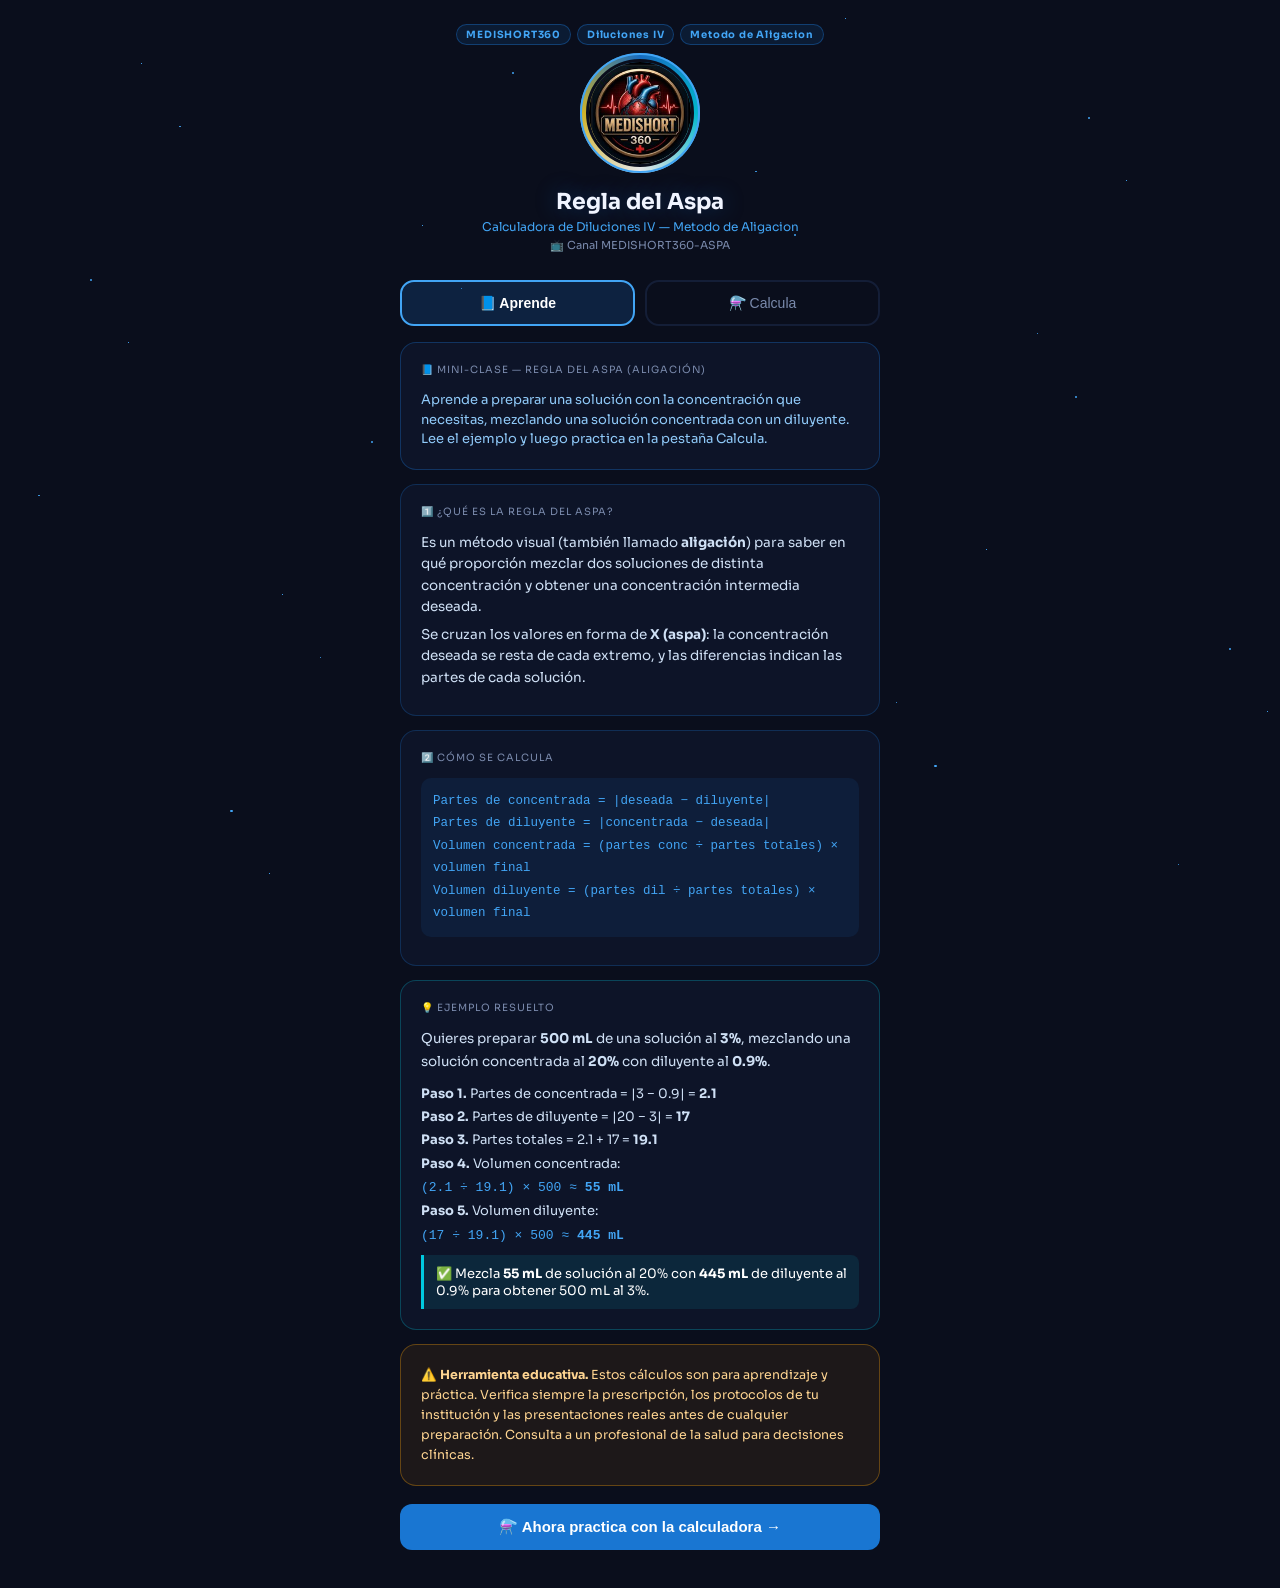
<file: aspa/index.html>
<!DOCTYPE html>
<html lang="es">
  <head>
    <meta charset="UTF-8" />
    <meta name="viewport" content="width=device-width, initial-scale=1.0" />
    <title>MEDISHORT360 - Regla del Aspa</title>
    <meta name="description" content="Calculadora de diluciones IV - Metodo de Aligacion." />
    <meta name="theme-color" content="#1976d2" />
    <meta name="mobile-web-app-capable" content="yes" />
    <meta name="apple-mobile-web-app-capable" content="yes" />
    <meta name="apple-mobile-web-app-status-bar-style" content="black-translucent" />
    <meta name="apple-mobile-web-app-title" content="ASPA 360" />
    <link rel="manifest" href="./manifest.json" />
    <link rel="icon" href="./icono-192.png" />
    <link rel="apple-touch-icon" href="./icono-192.png" />
    <link rel="stylesheet" href="./style.css" />
  </head>
  <body>
    <div id="particles"></div>
    <div id="root">
      <div class="app">
        <div id="z-header"></div>
        <div id="z-nav"></div>
        <div id="z-aprende"></div>
        <div id="z-form"></div>
        <div id="z-result"></div>
      </div>
    </div>
    <script src="./app.js"></script>
  </body>
</html>
</file>
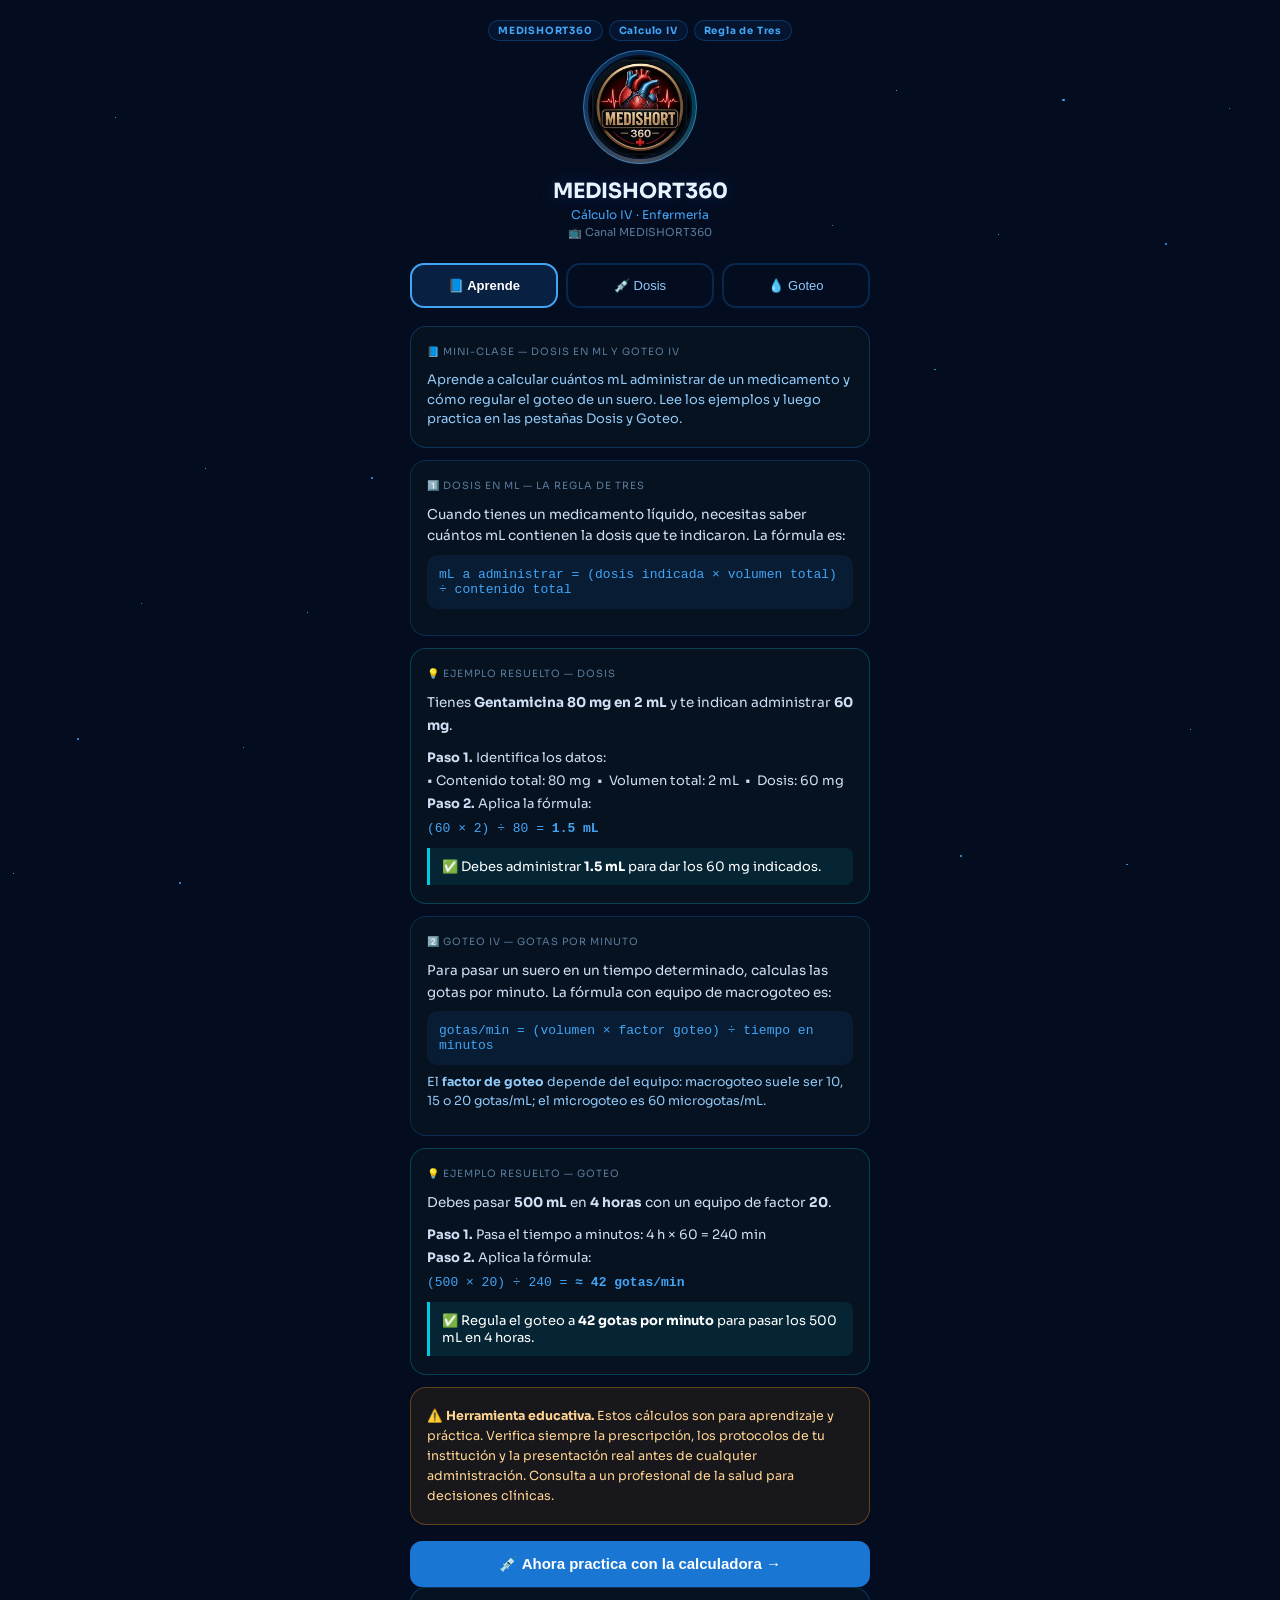
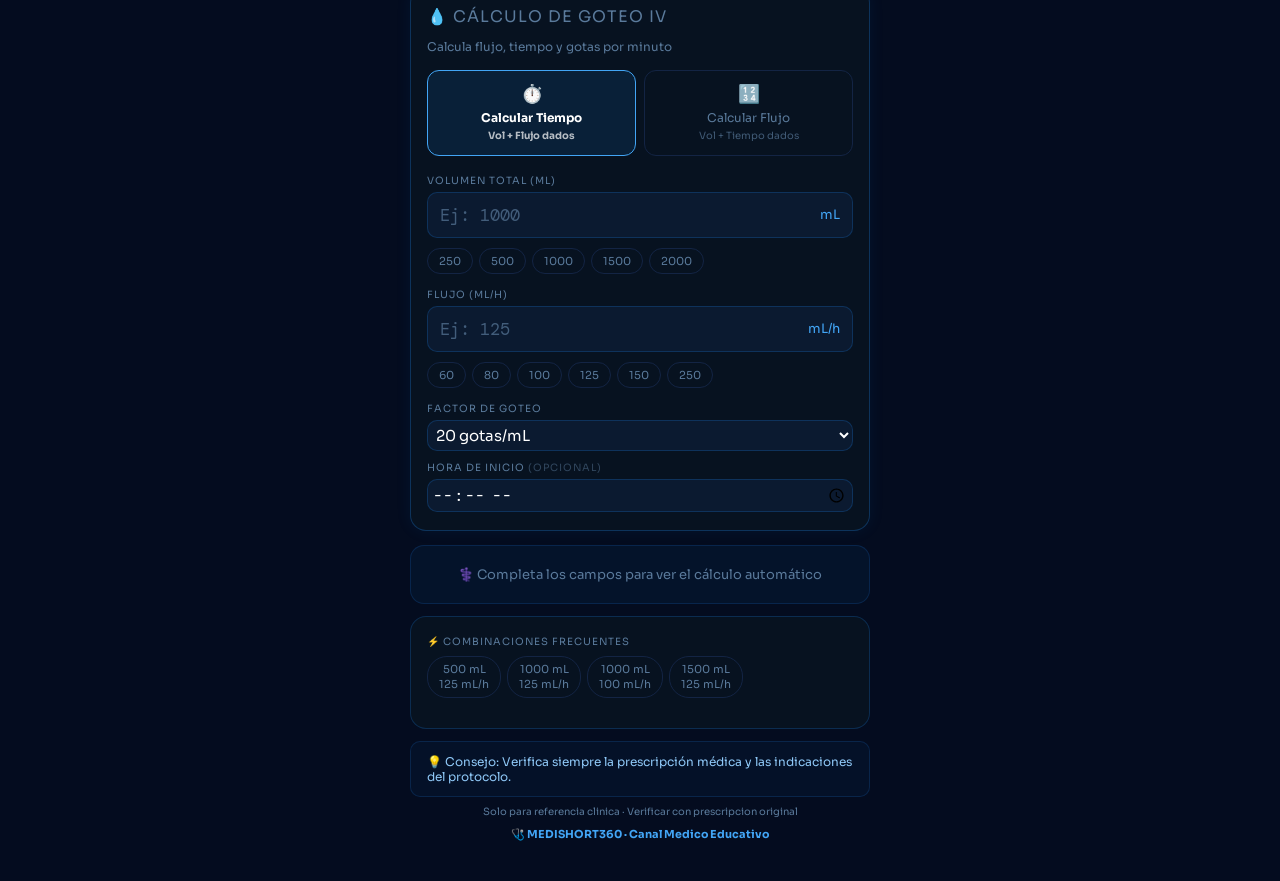
<file: dosisflujo/index.html>
<!DOCTYPE html>
<html lang="es">
  <head>
    <meta charset="UTF-8" />
    <meta name="viewport" content="width=device-width, initial-scale=1.0" />
    <title>MEDISHORT360 - Dosis en mL</title>
    <meta name="description" content="Calcula en mL la dosis a administrar. Canal MEDISHORT360." />
    <meta name="theme-color" content="#1976d2" />
    <meta name="mobile-web-app-capable" content="yes" />
    <meta name="apple-mobile-web-app-capable" content="yes" />
    <meta name="apple-mobile-web-app-status-bar-style" content="black-translucent" />
    <meta name="apple-mobile-web-app-title" content="Dosis 360" />
    <link rel="manifest" href="./manifest.json" />
    <link rel="icon" href="./icono-192.png" />
    <link rel="apple-touch-icon" href="./icono-192.png" />
    <link rel="stylesheet" href="./style.css" />
  </head>
  <body>
    <div id="particles"></div>
    <div id="root">
      <div class="app" id="app"></div>
    </div>
    <script src="./app.js"></script>
  </body>
</html>
</file>
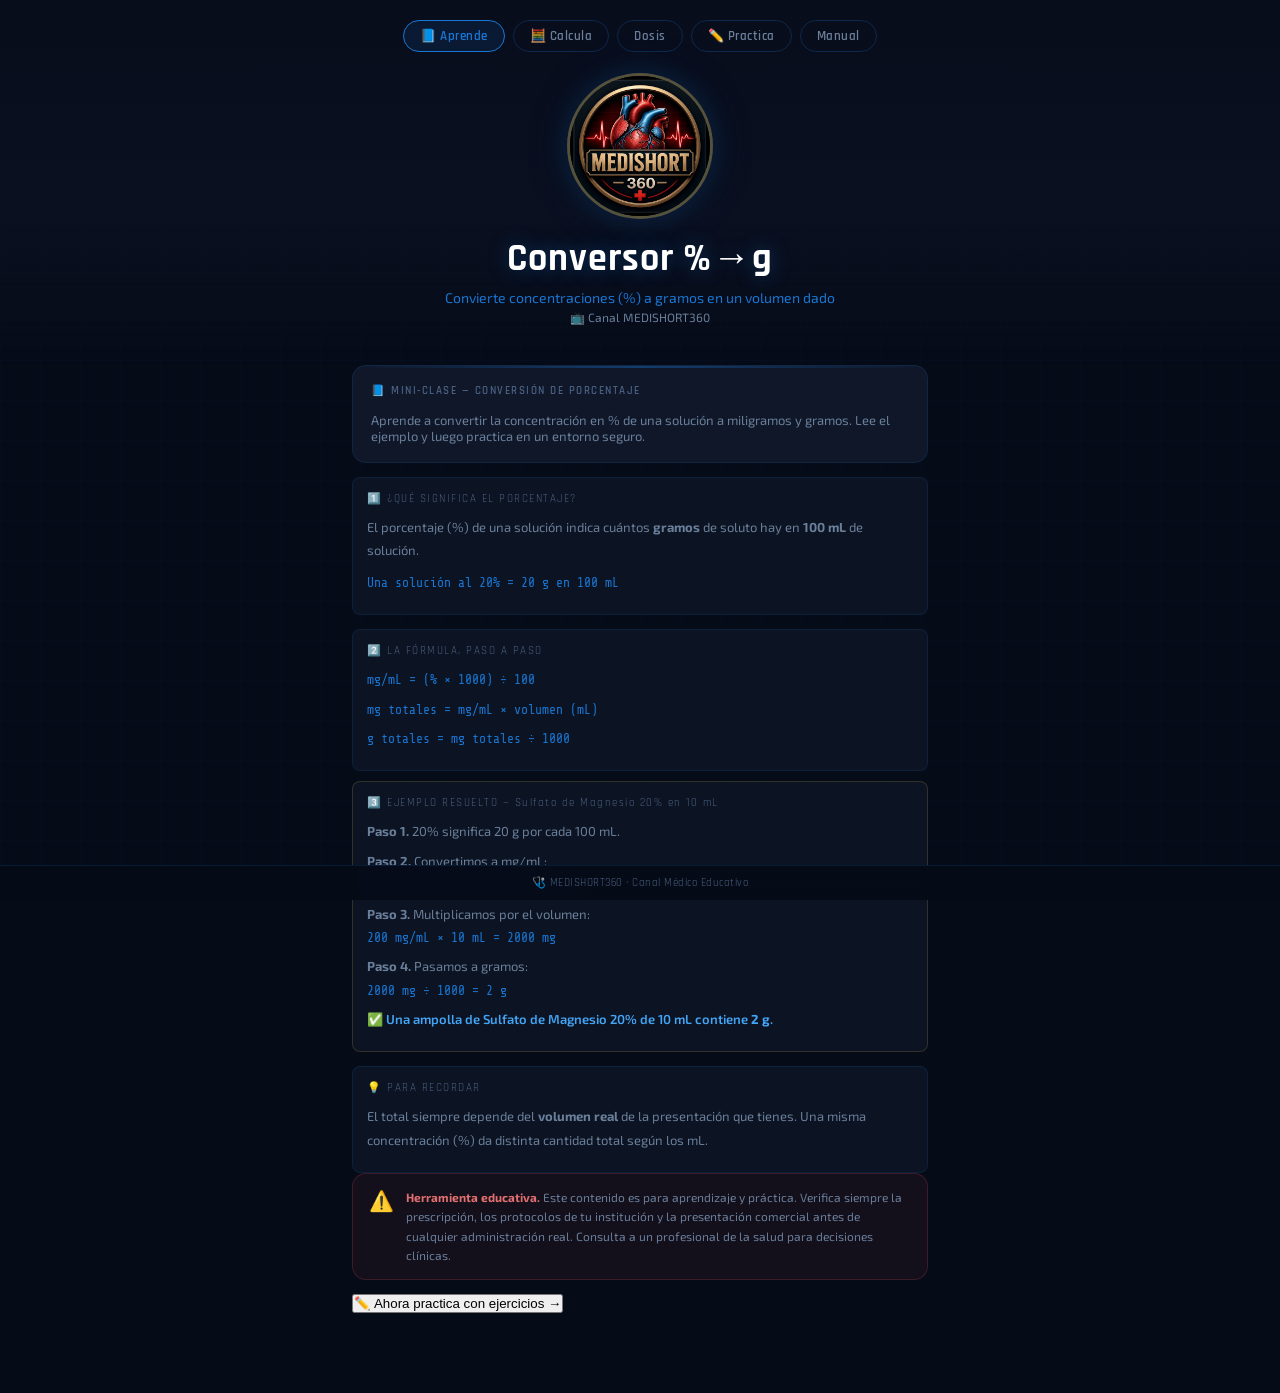
<file: porcentaje/index.html>
<!DOCTYPE html>
<html lang="es">
<head>
  <meta charset="UTF-8" />
  <meta name="viewport" content="width=device-width, initial-scale=1.0" />
  <meta name="theme-color" content="#0a0f1e" />
  <meta name="description" content="Conversor de concentraciones % a gramos - MediShort360" />
  <title>MediShort360 · Conversor %→g</title>
  <link rel="manifest" href="manifest.json" />
  <link rel="icon" href="icono-192.png" />
  <link rel="apple-touch-icon" href="icono-192.png" />
  <link rel="stylesheet" href="../fonts/fonts.css" />
  <link rel="stylesheet" href="style.css" />

  <!-- ═══ ESTILOS DEL GATE DE ACTIVACIÓN ═══ -->
  <style>
    #activation-gate {
      display: none;
      position: fixed;
      inset: 0;
      z-index: 9999;
      background: linear-gradient(160deg, #0a0f1e 0%, #0d1530 60%, #0a1628 100%);
      flex-direction: column;
      align-items: center;
      justify-content: center;
      padding: 24px;
      animation: gateFadeIn 0.4s ease;
    }

    @keyframes gateFadeIn {
      from { opacity: 0; transform: scale(1.02); }
      to   { opacity: 1; transform: scale(1); }
    }

    @keyframes gateFadeOut {
      from { opacity: 1; transform: scale(1); }
      to   { opacity: 0; transform: scale(0.97); }
    }

    .gate-box {
      width: 100%;
      max-width: 380px;
      background: rgba(255,255,255,0.04);
      border: 1px solid rgba(0,229,255,0.18);
      border-radius: 20px;
      padding: 36px 28px 32px;
      text-align: center;
      box-shadow: 0 0 40px rgba(0,229,255,0.08), 0 8px 32px rgba(0,0,0,0.5);
    }

    .gate-logo {
      width: 72px;
      height: 72px;
      margin: 0 auto 16px;
      display: block;
      filter: drop-shadow(0 0 12px rgba(0,229,255,0.4));
    }

    .gate-title {
      font-family: 'Rajdhani', sans-serif;
      font-size: 1.5rem;
      font-weight: 700;
      color: #00e5ff;
      letter-spacing: 2px;
      margin: 0 0 4px;
      text-transform: uppercase;
    }

    .gate-subtitle {
      font-family: 'Exo 2', sans-serif;
      font-size: 0.82rem;
      color: rgba(255,255,255,0.45);
      margin: 0 0 28px;
      letter-spacing: 0.5px;
    }

    .gate-label {
      font-family: 'Exo 2', sans-serif;
      font-size: 0.7rem;
      font-weight: 600;
      color: rgba(255,255,255,0.5);
      letter-spacing: 1.5px;
      text-transform: uppercase;
      display: block;
      text-align: left;
      margin-bottom: 8px;
    }

    #gate-input {
      width: 100%;
      background: rgba(0,229,255,0.07);
      border: 1.5px solid rgba(0,229,255,0.35);
      border-radius: 10px;
      color: #00e5ff;
      font-family: 'Share Tech Mono', monospace;
      font-size: 1.25rem;
      letter-spacing: 4px;
      text-align: center;
      padding: 14px 16px;
      outline: none;
      box-sizing: border-box;
      transition: border-color 0.2s, box-shadow 0.2s;
    }

    #gate-input:focus {
      border-color: #00e5ff;
      box-shadow: 0 0 0 3px rgba(0,229,255,0.15);
    }

    #gate-input::placeholder {
      color: rgba(0,229,255,0.25);
      letter-spacing: 2px;
      font-size: 0.9rem;
    }

    @keyframes gateShake {
      0%,100% { transform: translateX(0); }
      20%     { transform: translateX(-6px); }
      40%     { transform: translateX(6px); }
      60%     { transform: translateX(-4px); }
      80%     { transform: translateX(4px); }
    }
    #gate-input.shake {
      animation: gateShake 0.4s ease;
      border-color: #ff4d6d;
      box-shadow: 0 0 0 3px rgba(255,77,109,0.15);
    }

    #gate-error {
      font-family: 'Exo 2', sans-serif;
      font-size: 0.78rem;
      color: #ff4d6d;
      margin: 8px 0 0;
      min-height: 18px;
      opacity: 0;
      transition: opacity 0.2s;
    }
    #gate-error.visible { opacity: 1; }

    #gate-btn {
      width: 100%;
      margin-top: 20px;
      padding: 14px;
      background: linear-gradient(135deg, #0077b6, #00e5ff);
      border: none;
      border-radius: 10px;
      color: #0a0f1e;
      font-family: 'Rajdhani', sans-serif;
      font-size: 1rem;
      font-weight: 700;
      letter-spacing: 2px;
      text-transform: uppercase;
      cursor: pointer;
      transition: opacity 0.2s, transform 0.1s;
    }
    #gate-btn:hover:not(:disabled) {
      opacity: 0.9;
      transform: translateY(-1px);
    }
    #gate-btn:active:not(:disabled) { transform: translateY(0); }
    #gate-btn:disabled {
      opacity: 0.6;
      cursor: not-allowed;
    }

    .gate-footer {
      margin-top: 20px;
      font-family: 'Exo 2', sans-serif;
      font-size: 0.72rem;
      color: rgba(255,255,255,0.25);
      line-height: 1.5;
    }

    /* ── NUEVOS ESTILOS: Calculadora de Dosis ── */
    .field-select {
      appearance: none;
      -webkit-appearance: none;
      background-image: url("data:image/svg+xml,%3Csvg xmlns='http://www.w3.org/2000/svg' width='12' height='8' viewBox='0 0 12 8'%3E%3Cpath d='M1 1l5 5 5-5' stroke='%2300e5ff' stroke-width='1.5' fill='none' stroke-linecap='round'/%3E%3C/svg%3E");
      background-repeat: no-repeat;
      background-position: right 14px center;
      padding-right: 36px;
      cursor: pointer;
    }
    .field-select option {
      background: #0d1530;
      color: #e0f7ff;
    }

    .dosis-big-val {
      font-family: 'Rajdhani', sans-serif;
      font-size: 2.4rem;
      font-weight: 700;
      color: #00e5ff;
      text-align: center;
      padding: 8px 0 4px;
      letter-spacing: 1px;
    }
    .dosis-big-val.warn { color: #ff4d6d; }

    .dosis-mini-label {
      font-family: 'Exo 2', sans-serif;
      font-size: 1rem;
      color: rgba(255,255,255,0.6);
      text-align: center;
    }

    .dosis-ampollas {
      font-family: 'Exo 2', sans-serif;
      font-size: 1.05rem;
      font-weight: 600;
      color: #a78bfa;
      text-align: center;
      padding: 4px 0 8px;
    }

    .aviso-warn {
      border-color: rgba(255,77,109,0.35) !important;
      background: rgba(255,77,109,0.07) !important;
    }
    .aviso-warn .aviso-icon { color: #ff4d6d; }

    .paso-warn {
      color: #ff4d6d !important;
      font-weight: 600;
    }

    /* Propofol card color */
    .quick-card.propofol .qc-conc { color: #a78bfa; }
    .quick-card.propofol { border-color: rgba(167,139,250,0.25); }
  </style>
</head>
<body>

  <!-- ══════════════ APP ══════════════ -->

  <!-- HEADER -->
  <header class="app-header">
    <div class="header-nav">
      <button class="nav-pill active" onclick="showSection('aprende')">📘 Aprende</button>
      <button class="nav-pill" onclick="showSection('calculadora')">🧮 Calcula</button>
      <button class="nav-pill" onclick="showSection('dosis'); initDosisSection()">Dosis</button>
      <button class="nav-pill" onclick="showSection('ejemplos')">✏️ Practica</button>
      <button class="nav-pill" onclick="showSection('manual')">Manual</button>
    </div>

    <div class="logo-wrap">
      <img src="icono-512.png" alt="MediShort360 Logo" class="logo-float" />
    </div>

    <h1 class="app-title">Conversor %→g</h1>
    <p class="app-subtitle">Convierte concentraciones (%) a gramos en un volumen dado</p>
    <p class="app-canal">📺 Canal MEDISHORT360</p>

  </header>

  <!-- ============ SECCIÓN CALCULADORA ============ -->
  <!-- ============ SECCIÓN APRENDE (mini-clase) ============ -->
  <main id="sec-aprende" class="section active">

    <div class="card">
      <div class="card-label">📘 MINI-CLASE — CONVERSIÓN DE PORCENTAJE</div>
      <p class="card-desc">Aprende a convertir la concentración en % de una solución a miligramos y gramos. Lee el ejemplo y luego practica en un entorno seguro.</p>
    </div>

    <div class="formula-box">
      <div class="formula-title">1️⃣ ¿QUÉ SIGNIFICA EL PORCENTAJE?</div>
      <div class="formula-line">El porcentaje (%) de una solución indica cuántos <strong>gramos</strong> de soluto hay en <strong>100 mL</strong> de solución.</div>
      <div class="formula-line" style="margin-top:8px"><span class="mono">Una solución al 20% = 20 g en 100 mL</span></div>
    </div>

    <div class="formula-box">
      <div class="formula-title">2️⃣ LA FÓRMULA, PASO A PASO</div>
      <div class="formula-line"><span class="mono">mg/mL = (% × 1000) ÷ 100</span></div>
      <div class="formula-line"><span class="mono">mg totales = mg/mL × volumen (mL)</span></div>
      <div class="formula-line"><span class="mono">g totales = mg totales ÷ 1000</span></div>
    </div>

    <div class="formula-box ejemplo-box">
      <div class="formula-title">3️⃣ EJEMPLO RESUELTO — Sulfato de Magnesio 20% en 10 mL</div>
      <div class="formula-line"><strong>Paso 1.</strong> 20% significa 20 g por cada 100 mL.</div>
      <div class="formula-line"><strong>Paso 2.</strong> Convertimos a mg/mL:<br/><span class="mono">(20 × 1000) ÷ 100 = <span class="cyan">200 mg/mL</span></span></div>
      <div class="formula-line"><strong>Paso 3.</strong> Multiplicamos por el volumen:<br/><span class="mono">200 mg/mL × 10 mL = <span class="cyan">2000 mg</span></span></div>
      <div class="formula-line"><strong>Paso 4.</strong> Pasamos a gramos:<br/><span class="mono">2000 mg ÷ 1000 = <span class="cyan">2 g</span></span></div>
      <div class="formula-line res-line">✅ Una ampolla de Sulfato de Magnesio 20% de 10 mL contiene <strong>2 g</strong>.</div>
    </div>

    <div class="formula-box">
      <div class="formula-title">💡 PARA RECORDAR</div>
      <div class="formula-line">El total siempre depende del <strong>volumen real</strong> de la presentación que tienes. Una misma concentración (%) da distinta cantidad total según los mL.</div>
    </div>

    <div class="aviso-card">
      <div class="aviso-icon">⚠️</div>
      <div class="aviso-text">
        <strong>Herramienta educativa.</strong> Este contenido es para aprendizaje y práctica. Verifica siempre la prescripción, los protocolos de tu institución y la presentación comercial antes de cualquier administración real. Consulta a un profesional de la salud para decisiones clínicas.
      </div>
    </div>

    <button class="btn-calc" onclick="showSection('ejemplos')" style="margin-top:4px">✏️ Ahora practica con ejercicios →</button>

  </main>

  <main id="sec-calculadora" class="section hidden">

    <div class="card">
      <div class="card-label">⚡ ACCESO RÁPIDO — MEDICAMENTOS FRECUENTES</div>
      <div class="quick-grid">
        <button class="quick-card" onclick="cargarMed('Sulfato de Magnesio', 20, 10)">
          <span class="qc-name">Sulfato de Magnesio</span>
          <span class="qc-conc">20%</span>
          <span class="qc-vol">10 mL</span>
        </button>
        <button class="quick-card" onclick="cargarMed('Gluconato de Calcio', 10, 10)">
          <span class="qc-name">Gluconato de Calcio</span>
          <span class="qc-conc">10%</span>
          <span class="qc-vol">10 mL</span>
        </button>
        <button class="quick-card" onclick="cargarMed('Bicarbonato de Sodio', 8.4, 10)">
          <span class="qc-name">Bicarbonato de Sodio</span>
          <span class="qc-conc">8.4%</span>
          <span class="qc-vol">10 mL</span>
        </button>
        <button class="quick-card" onclick="cargarMed('Cloruro de Sodio', 20, 10)">
          <span class="qc-name">Cloruro de Sodio</span>
          <span class="qc-conc">20%</span>
          <span class="qc-vol">10 mL</span>
        </button>
        <button class="quick-card" onclick="cargarMed('Cloruro de Potasio', 20, 10)">
          <span class="qc-name">Cloruro de Potasio</span>
          <span class="qc-conc">20%</span>
          <span class="qc-vol">10 mL</span>
        </button>
        <button class="quick-card" onclick="cargarMed('Cloruro de Sodio 0.9%', 0.9, 1000)">
          <span class="qc-name">Cloruro de Sodio</span>
          <span class="qc-conc">0.9%</span>
          <span class="qc-vol">1000 mL</span>
        </button>
        <button class="quick-card" onclick="cargarMed('Dextrosa', 5, 1000)">
          <span class="qc-name">Dextrosa</span>
          <span class="qc-conc">5%</span>
          <span class="qc-vol">1000 mL</span>
        </button>
        <button class="quick-card" onclick="cargarMed('Dextrosa', 10, 1000)">
          <span class="qc-name">Dextrosa</span>
          <span class="qc-conc">10%</span>
          <span class="qc-vol">1000 mL</span>
        </button>
        <button class="quick-card" onclick="cargarMed('Dextrosa', 50, 500)">
          <span class="qc-name">Dextrosa</span>
          <span class="qc-conc">50%</span>
          <span class="qc-vol">500 mL</span>
        </button>
        <button class="quick-card epinefrina" onclick="cargarMed('Epinefrina Racémica', 2.25, 0.5)">
          <span class="qc-name">Epinefrina Racémica</span>
          <span class="qc-conc">2.25%</span>
          <span class="qc-vol">0.5 mL</span>
        </button>
        <button class="quick-card propofol" onclick="cargarMed('Propofol 1%', 1, 20)">
          <span class="qc-name">Propofol</span>
          <span class="qc-conc">1%</span>
          <span class="qc-vol">20 mL</span>
        </button>
        <button class="quick-card propofol" onclick="cargarMed('Propofol 2%', 2, 20)">
          <span class="qc-name">Propofol</span>
          <span class="qc-conc">2%</span>
          <span class="qc-vol">20 mL</span>
        </button>
      </div>
    </div>

    <!-- ENTRADA MANUAL -->
    <div class="card">
      <div class="card-label">📋 INGRESAR MEDICAMENTO</div>

      <div class="field-group">
        <label class="field-label">NOMBRE DEL MEDICAMENTO (OPCIONAL)</label>
        <input type="text" id="inputNombre" class="field-input" placeholder="Ej: Gluconato de Calcio, Dextrosa..." />
      </div>

      <div class="field-row">
        <div class="field-group half">
          <label class="field-label">CONCENTRACIÓN (%)</label>
          <div class="input-with-unit">
            <input type="number" id="inputConc" class="field-input" placeholder="Ej: 10" step="any" min="0" max="100" />
            <span class="unit-badge">%</span>
          </div>
        </div>
        <div class="field-group half">
          <label class="field-label">VOLUMEN (mL)</label>
          <div class="input-with-unit">
            <input type="number" id="inputVol" class="field-input" placeholder="Ej: 10" step="any" min="0" />
            <span class="unit-badge">mL</span>
          </div>
        </div>
      </div>

      <button class="btn-calcular" onclick="calcular()">
        ⚗️ CALCULAR
      </button>
    </div>

    <!-- RESULTADO -->
    <div id="resultado" class="card resultado-card hidden">
      <div class="res-header">
        <span class="res-med-name" id="resNombre">—</span>
        <span class="res-badge" id="resConc">—%</span>
        <span class="res-badge cyan" id="resVol">— mL</span>
      </div>

      <div class="paso-card">
        <div class="paso-title">📐 CONVERSIÓN PASO A PASO</div>
        <div class="paso-body" id="pasoAPaso"></div>
      </div>

      <div class="res-final">
        <div class="res-label">RESULTADO FINAL</div>
        <div class="res-big" id="resBig">—</div>
        <div class="res-grid">
          <div class="res-item">
            <span class="ri-label">mg/mL</span>
            <span class="ri-val" id="resMgMl">—</span>
          </div>
          <div class="res-item">
            <span class="ri-label">mg totales</span>
            <span class="ri-val" id="resMgTotal">—</span>
          </div>
          <div class="res-item">
            <span class="ri-label">g totales</span>
            <span class="ri-val" id="resGTotal">—</span>
          </div>
        </div>
      </div>

      <div class="barra-wrap">
        <div class="barra-track">
          <div class="barra-fill" id="barraFill"></div>
        </div>
        <div class="barra-labels">
          <span>0%</span>
          <span id="barraLabel">—</span>
          <span>100%</span>
        </div>
      </div>
    </div>

    <div class="aviso-card">
      <div class="aviso-icon">⚠️</div>
      <div class="aviso-text">
        <strong>Herramienta educativa.</strong> Siempre verificar la prescripción médica, protocolos institucionales y presentación comercial antes de administrar medicamentos.
      </div>
    </div>

    <div class="nota-final">
      <strong>Importante:</strong> el contenido total depende de los mL de la presentación.
    </div>

  </main>

  <!-- ============ SECCIÓN DOSIS ============ -->
  <main id="sec-dosis" class="section hidden">

    <div class="card">
      <div class="card-label">💉 ¿CUÁNTO ADMINISTRAR?</div>
      <p class="card-desc">Selecciona el medicamento, elige la presentación disponible, ingresa la dosis ordenada y obtén los mL y ampollas necesarias.</p>

      <div class="field-group">
        <label class="field-label">MEDICAMENTO</label>
        <select id="dosisSelectMed" class="field-input field-select" onchange="onDosisSelectChange()">
          <!-- llenado por JS -->
        </select>
      </div>

      <!-- Presentación (selector) -->
      <div id="dosisPresRow" class="field-group hidden">
        <label class="field-label">PRESENTACIÓN DISPONIBLE</label>
        <select id="dosisSelectPres" class="field-input field-select">
          <!-- llenado por JS -->
        </select>
      </div>

      <!-- Manual -->
      <div id="dosisManualRow" class="field-row hidden">
        <div class="field-group half">
          <label class="field-label">CONCENTRACIÓN (%)</label>
          <div class="input-with-unit">
            <input type="number" id="dosisManualConc" class="field-input" placeholder="Ej: 1" step="any" min="0" max="100" />
            <span class="unit-badge">%</span>
          </div>
        </div>
        <div class="field-group half">
          <label class="field-label">VOL. AMPOLLA (mL)</label>
          <div class="input-with-unit">
            <input type="number" id="dosisManualVol" class="field-input" placeholder="Ej: 20" step="any" min="0" />
            <span class="unit-badge">mL</span>
          </div>
        </div>
      </div>

      <!-- Dosis ordenada -->
      <div class="field-group">
        <label class="field-label">DOSIS ORDENADA</label>
        <div class="input-with-unit">
          <input type="number" id="dosisInputDosis" class="field-input" placeholder="Ej: 50" step="any" min="0" />
          <span class="unit-badge" id="dosisUnidadLabel">mg</span>
        </div>
        <input type="hidden" id="dosisInputUnidad" value="mg" />
      </div>

      <button class="btn-calcular" onclick="calcularDosis()">
        💉 CALCULAR DOSIS
      </button>
    </div>

    <!-- RESULTADO DOSIS -->
    <div id="dosisResultado" class="card resultado-card hidden">

      <div class="res-header">
        <span class="res-med-name" id="dosisResMed">—</span>
        <span class="res-badge" id="dosisResConc">—</span>
      </div>

      <div class="paso-card">
        <div class="paso-title">📐 CÁLCULO PASO A PASO</div>
        <div class="paso-body" id="dosisPasoAPaso"></div>
      </div>

      <div class="res-final">
        <div class="res-label">DOSIS ORDENADA</div>
        <div class="dosis-mini-label" id="dosisResDosis">—</div>
        <div class="res-label" style="margin-top:12px">ADMINISTRAR</div>
        <div class="dosis-big-val" id="dosisResMl">— mL</div>
        <div class="dosis-ampollas" id="dosisResAmpollas">—</div>
      </div>

      <div id="dosisAvisoExcede" class="aviso-card aviso-warn hidden">
        <div class="aviso-icon">⚠️</div>
        <div class="aviso-text">
          <strong>La dosis requiere más de una ampolla.</strong> Verifica la prescripción y la presentación disponible.
        </div>
      </div>

    </div>

    <div class="aviso-card">
      <div class="aviso-icon">⚠️</div>
      <div class="aviso-text">
        <strong>Herramienta educativa.</strong> Siempre verificar la prescripción médica y protocolos institucionales antes de administrar.
      </div>
    </div>

    <div class="nota-final">
      <strong>Importante:</strong> el contenido total depende de los mL de la presentación.
    </div>

  </main>

  <!-- ============ SECCIÓN EJEMPLOS ============ -->
  <main id="sec-ejemplos" class="section hidden">
    <div class="card">
      <div class="card-label">📚 EJEMPLOS PRECARGADOS</div>
      <p class="card-desc">Toca cualquier ejemplo para verlo calculado paso a paso.</p>
    </div>

    <div id="ejemplosGrid" class="ejemplos-lista"></div>

    <div class="aviso-card">
      <div class="aviso-icon">⚠️</div>
      <div class="aviso-text">
        <strong>Herramienta educativa.</strong> Siempre verificar la prescripción médica, protocolos institucionales y presentación comercial antes de administrar medicamentos.
      </div>
    </div>
    <div class="nota-final">
      <strong>Importante:</strong> el contenido total depende de los mL de la presentación.
    </div>
  </main>

  <!-- ============ SECCIÓN MANUAL ============ -->
  <main id="sec-manual" class="section hidden">
    <div class="card">
      <div class="card-label">📖 ¿CÓMO USAR ESTA APP?</div>

      <div class="manual-step">
        <div class="ms-num">1</div>
        <div class="ms-body">
          <strong>Selecciona un medicamento rápido</strong> tocando una de las tarjetas de acceso rápido, o ingresa los datos manualmente.
        </div>
      </div>
      <div class="manual-step">
        <div class="ms-num">2</div>
        <div class="ms-body">
          <strong>Ingresa la concentración en %</strong> y el volumen en mL de la presentación que tienes disponible.
        </div>
      </div>
      <div class="manual-step">
        <div class="ms-num">3</div>
        <div class="ms-body">
          <strong>Presiona CALCULAR</strong> para obtener el desgreso completo con el procedimiento paso a paso.
        </div>
      </div>

      <div class="formula-box">
        <div class="formula-title">🔢 FÓRMULA BASE</div>
        <div class="formula-line"><span class="mono">X% = X g / 100 mL</span></div>
        <div class="formula-line"><span class="mono">mg/mL = (% × 1000) ÷ 100</span></div>
        <div class="formula-line"><span class="mono">mg totales = mg/mL × Vol(mL)</span></div>
        <div class="formula-line"><span class="mono">g totales = mg totales ÷ 1000</span></div>
      </div>

      <div class="formula-box ejemplo-box">
        <div class="formula-title">💡 EJEMPLO — Gluconato de Calcio 10% / 10 mL</div>
        <div class="formula-line">10% = 10 g en 100 mL</div>
        <div class="formula-line">10 g ÷ 100 mL = <span class="cyan">100 mg/mL</span></div>
        <div class="formula-line">100 mg/mL × 10 mL = <span class="cyan">1000 mg</span></div>
        <div class="formula-line res-line">✅ Contiene <strong>1 g</strong> en 10 mL</div>
      </div>
    </div>

    <div class="card">
      <div class="card-label">ℹ️ ACERCA DE</div>
      <p class="about-text">
        <strong>MediShort360 · Conversor %→g</strong><br/>
        Herramienta educativa para estudiantes y profesionales de enfermería.<br/><br/>
        Diseñada para aprender a interpretar presentaciones farmacológicas expresadas en porcentaje.
      </p>
      <p class="about-canal">📺 <strong>Canal MEDISHORT360</strong> · Canal Médico Educativo</p>
    </div>

    <div class="aviso-card">
      <div class="aviso-icon">⚠️</div>
      <div class="aviso-text">
        <strong>Herramienta educativa.</strong> Siempre verificar la prescripción médica, protocolos institucionales y presentación comercial antes de administrar medicamentos.
      </div>
    </div>
    <div class="nota-final">
      <strong>Importante:</strong> el contenido total depende de los mL de la presentación.
    </div>
  </main>

  <!-- FOOTER -->
  <footer class="app-footer">
    <span>🩺 MEDISHORT360 · Canal Médico Educativo</span>
  </footer>

  <!-- Scripts -->
  <script src="app.js"></script>

</body>
</html>
</file>
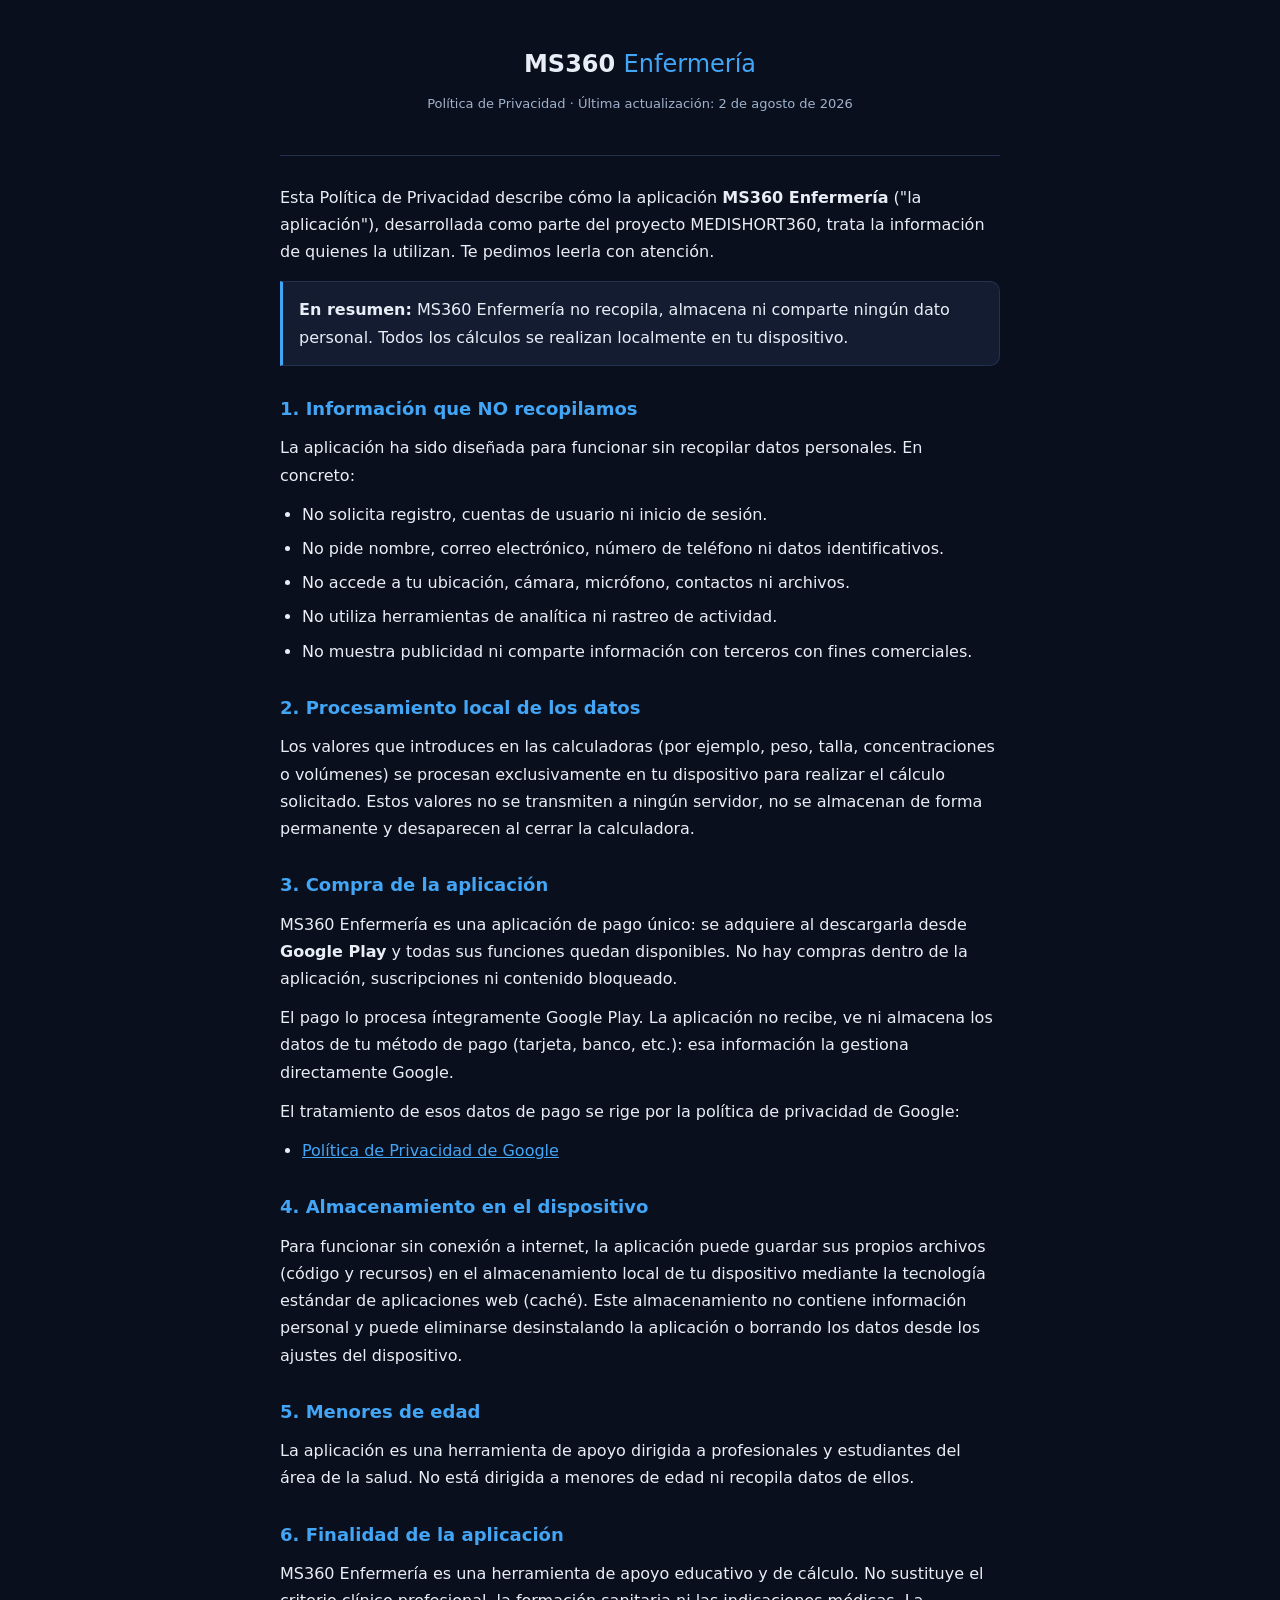
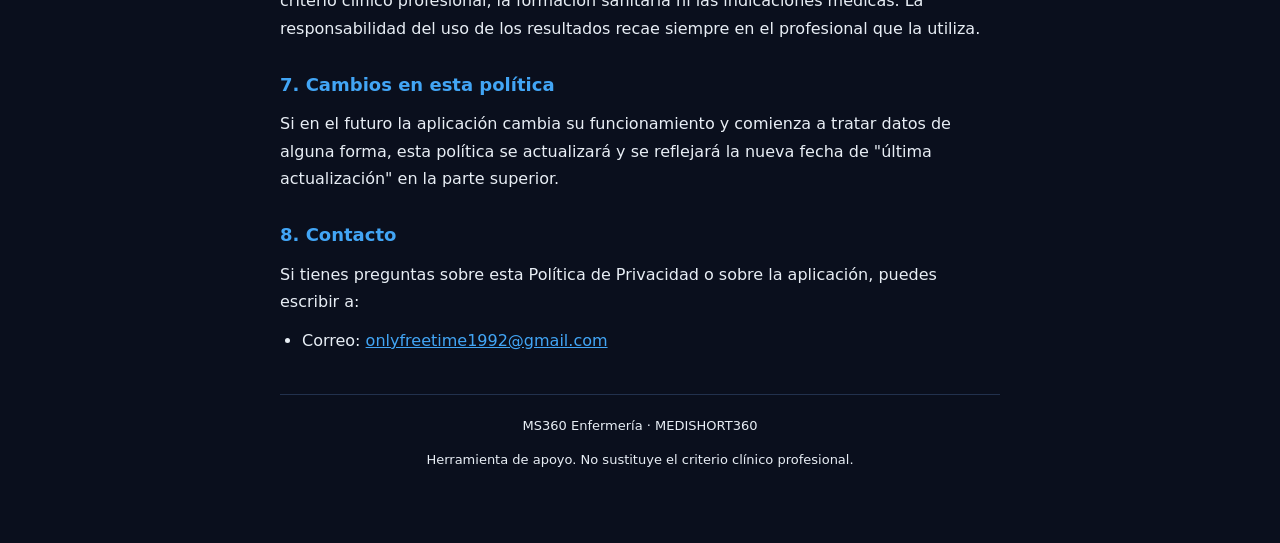
<file: privacidad/index.html>
<!DOCTYPE html>
<html lang="es">
<head>
  <meta charset="UTF-8" />
  <meta name="viewport" content="width=device-width, initial-scale=1.0" />
  <title>Política de Privacidad — MS360 Enfermería</title>
  <style>
    :root {
      --bg: #0a0f1d;
      --card: #131c31;
      --blue: #42a5f5;
      --text: #e8eef5;
      --muted: #9fb2cc;
      --border: #22314d;
    }
    * { margin: 0; padding: 0; box-sizing: border-box; }
    body {
      background: var(--bg);
      color: var(--text);
      font-family: 'Segoe UI', system-ui, -apple-system, sans-serif;
      line-height: 1.7;
      padding: 24px 16px 60px;
    }
    .wrap { max-width: 720px; margin: 0 auto; }
    header {
      text-align: center;
      padding: 20px 0 28px;
      border-bottom: 1px solid var(--border);
      margin-bottom: 28px;
    }
    h1 { font-size: 24px; font-weight: 700; margin-bottom: 8px; }
    h1 span { color: var(--blue); font-weight: 400; }
    .updated { font-size: 13px; color: var(--muted); }
    h2 {
      font-size: 18px;
      color: var(--blue);
      margin: 28px 0 10px;
      font-weight: 600;
    }
    p { margin-bottom: 12px; color: var(--text); }
    ul { margin: 0 0 12px 22px; }
    li { margin-bottom: 7px; }
    a { color: var(--blue); }
    .box {
      background: var(--card);
      border: 1px solid var(--border);
      border-left: 3px solid var(--blue);
      border-radius: 0 10px 10px 0;
      padding: 14px 16px;
      margin: 16px 0;
    }
    footer {
      margin-top: 40px;
      padding-top: 20px;
      border-top: 1px solid var(--border);
      font-size: 13px;
      color: var(--muted);
      text-align: center;
    }
  </style>
</head>
<body>
  <div class="wrap">

    <header>
      <h1>MS360 <span>Enfermería</span></h1>
      <p class="updated">Política de Privacidad · Última actualización: 2 de agosto de 2026</p>
    </header>

    <p>Esta Política de Privacidad describe cómo la aplicación <strong>MS360 Enfermería</strong> ("la aplicación"), desarrollada como parte del proyecto MEDISHORT360, trata la información de quienes la utilizan. Te pedimos leerla con atención.</p>

    <div class="box">
      <p style="margin:0"><strong>En resumen:</strong> MS360 Enfermería no recopila, almacena ni comparte ningún dato personal. Todos los cálculos se realizan localmente en tu dispositivo.</p>
    </div>

    <h2>1. Información que NO recopilamos</h2>
    <p>La aplicación ha sido diseñada para funcionar sin recopilar datos personales. En concreto:</p>
    <ul>
      <li>No solicita registro, cuentas de usuario ni inicio de sesión.</li>
      <li>No pide nombre, correo electrónico, número de teléfono ni datos identificativos.</li>
      <li>No accede a tu ubicación, cámara, micrófono, contactos ni archivos.</li>
      <li>No utiliza herramientas de analítica ni rastreo de actividad.</li>
      <li>No muestra publicidad ni comparte información con terceros con fines comerciales.</li>
    </ul>

    <h2>2. Procesamiento local de los datos</h2>
    <p>Los valores que introduces en las calculadoras (por ejemplo, peso, talla, concentraciones o volúmenes) se procesan exclusivamente en tu dispositivo para realizar el cálculo solicitado. Estos valores no se transmiten a ningún servidor, no se almacenan de forma permanente y desaparecen al cerrar la calculadora.</p>

    <h2>3. Compra de la aplicación</h2>
    <p>MS360 Enfermería es una aplicación de pago único: se adquiere al descargarla desde <strong>Google Play</strong> y todas sus funciones quedan disponibles. No hay compras dentro de la aplicación, suscripciones ni contenido bloqueado.</p>
    <p>El pago lo procesa íntegramente Google Play. La aplicación no recibe, ve ni almacena los datos de tu método de pago (tarjeta, banco, etc.): esa información la gestiona directamente Google.</p>
    <p>El tratamiento de esos datos de pago se rige por la política de privacidad de Google:</p>
    <ul>
      <li><a href="https://policies.google.com/privacy" target="_blank" rel="noopener">Política de Privacidad de Google</a></li>
    </ul>

    <h2>4. Almacenamiento en el dispositivo</h2>
    <p>Para funcionar sin conexión a internet, la aplicación puede guardar sus propios archivos (código y recursos) en el almacenamiento local de tu dispositivo mediante la tecnología estándar de aplicaciones web (caché). Este almacenamiento no contiene información personal y puede eliminarse desinstalando la aplicación o borrando los datos desde los ajustes del dispositivo.</p>

    <h2>5. Menores de edad</h2>
    <p>La aplicación es una herramienta de apoyo dirigida a profesionales y estudiantes del área de la salud. No está dirigida a menores de edad ni recopila datos de ellos.</p>

    <h2>6. Finalidad de la aplicación</h2>
    <p>MS360 Enfermería es una herramienta de apoyo educativo y de cálculo. No sustituye el criterio clínico profesional, la formación sanitaria ni las indicaciones médicas. La responsabilidad del uso de los resultados recae siempre en el profesional que la utiliza.</p>

    <h2>7. Cambios en esta política</h2>
    <p>Si en el futuro la aplicación cambia su funcionamiento y comienza a tratar datos de alguna forma, esta política se actualizará y se reflejará la nueva fecha de "última actualización" en la parte superior.</p>

    <h2>8. Contacto</h2>
    <p>Si tienes preguntas sobre esta Política de Privacidad o sobre la aplicación, puedes escribir a:</p>
    <ul>
      <li>Correo: <a href="mailto:onlyfreetime1992@gmail.com">onlyfreetime1992@gmail.com</a></li>
    </ul>

    <footer>
      <p>MS360 Enfermería · MEDISHORT360</p>
      <p>Herramienta de apoyo. No sustituye el criterio clínico profesional.</p>
    </footer>

  </div>
</body>
</html>
</file>
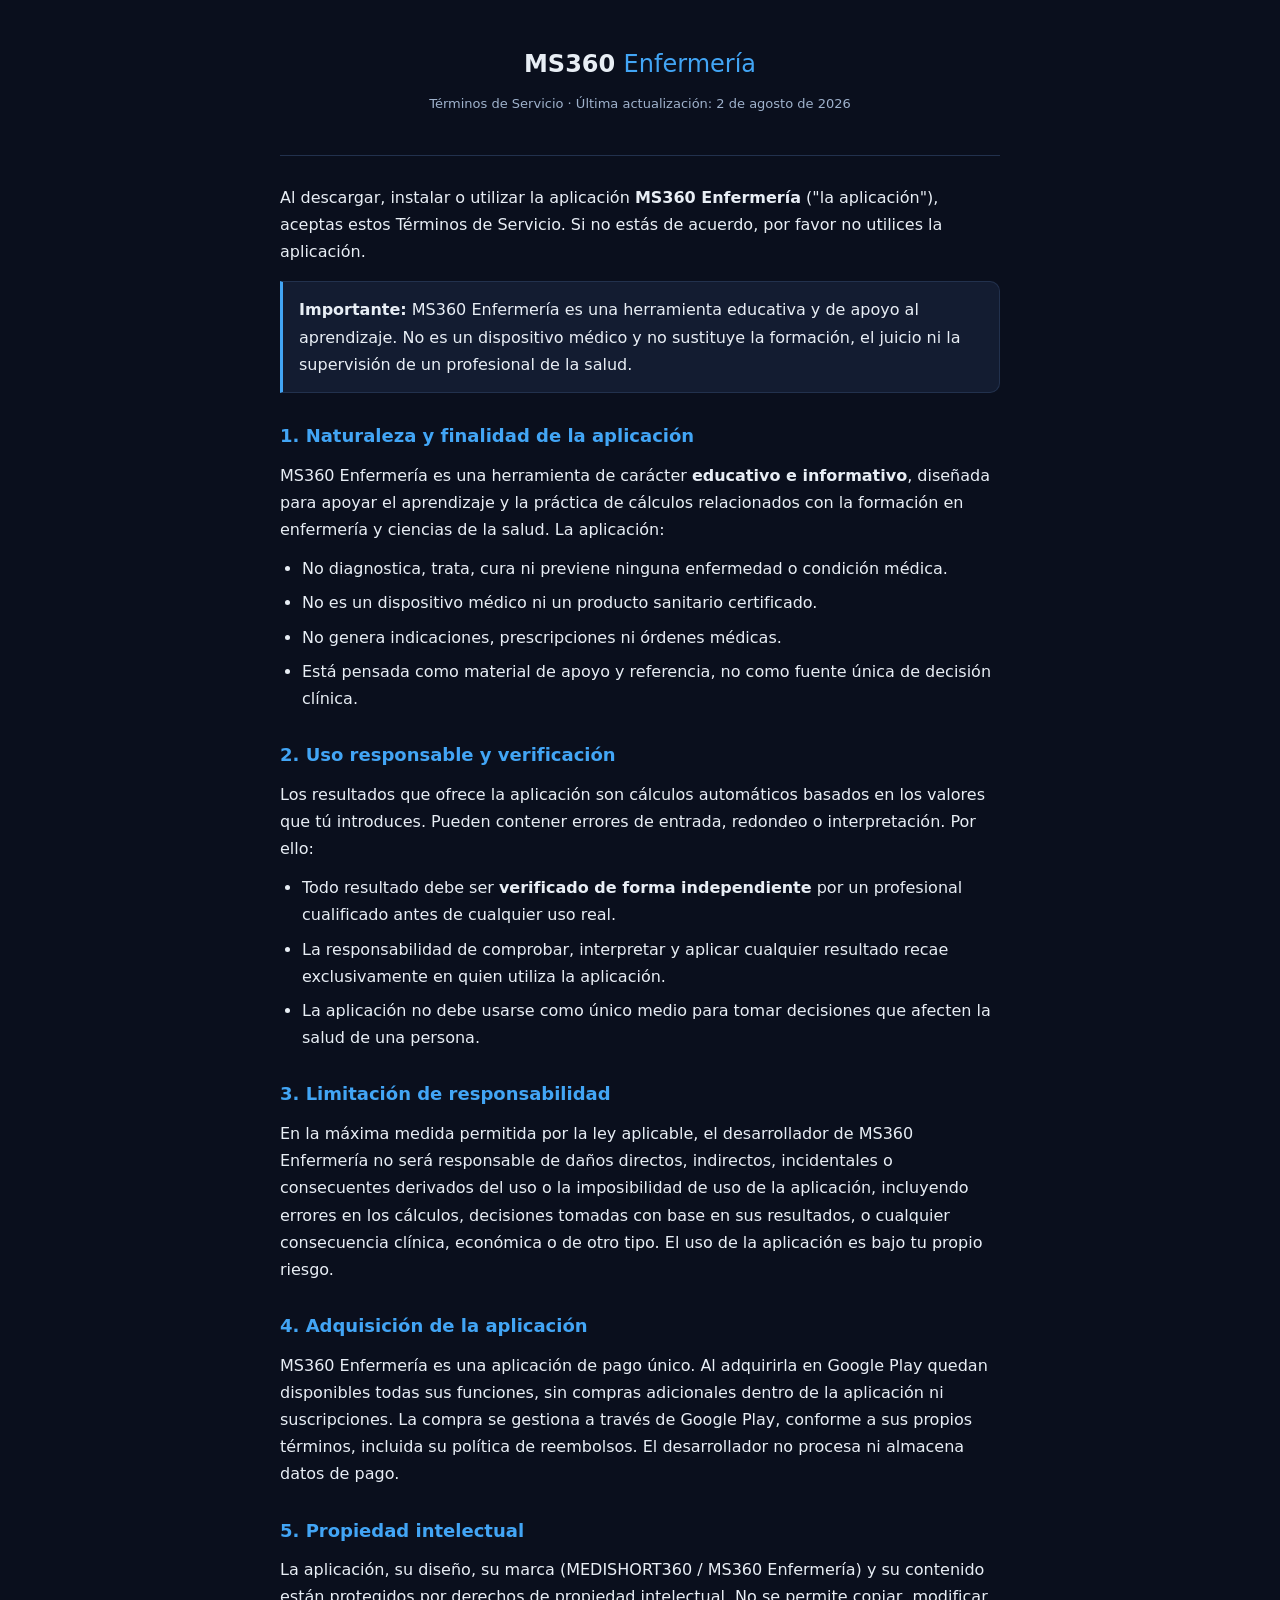
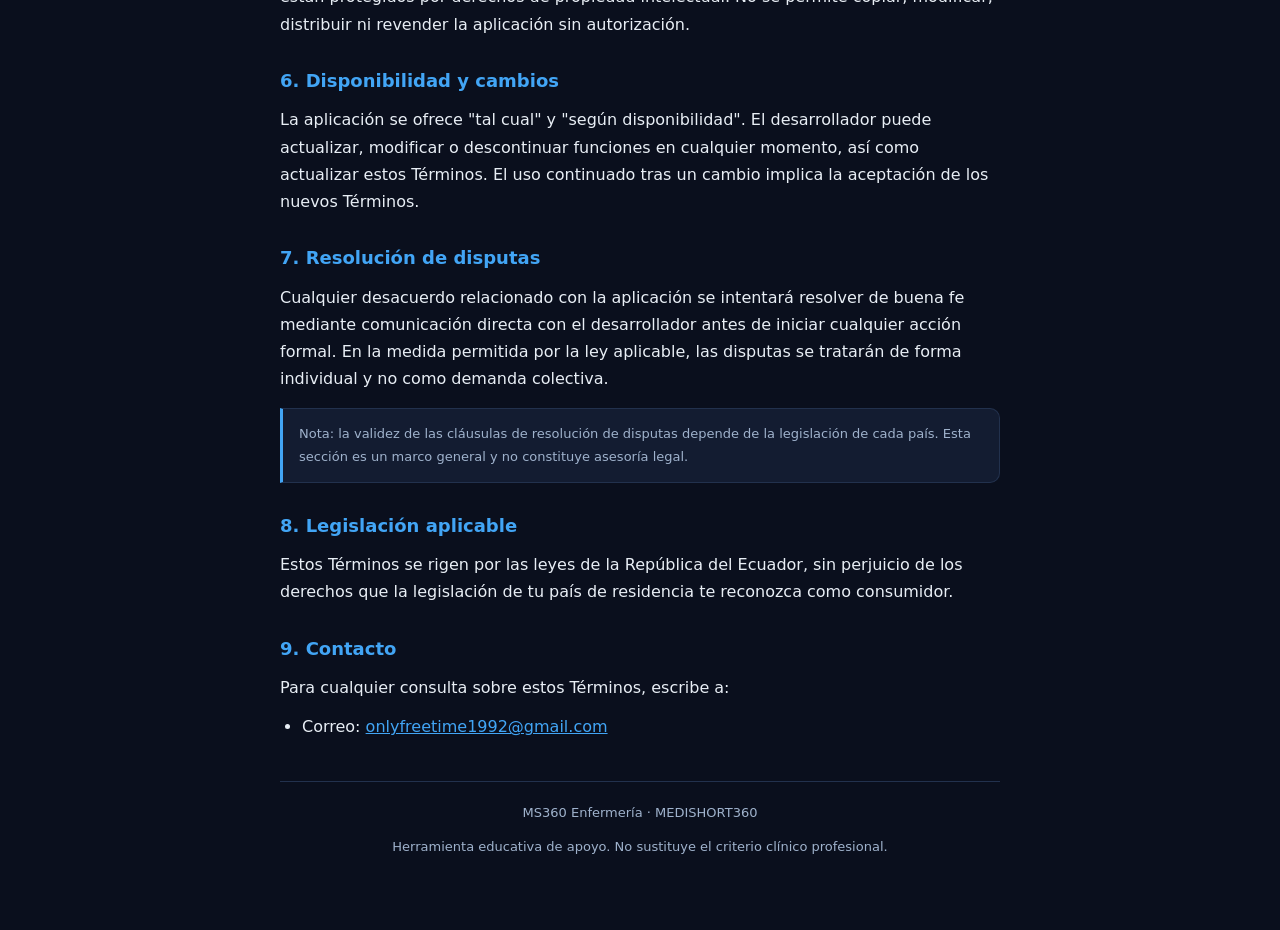
<file: terminos/index.html>
<!DOCTYPE html>
<html lang="es">
<head>
  <meta charset="UTF-8" />
  <meta name="viewport" content="width=device-width, initial-scale=1.0" />
  <title>Términos de Servicio — MS360 Enfermería</title>
  <style>
    :root {
      --bg: #0a0f1d; --card: #131c31; --blue: #42a5f5;
      --text: #e8eef5; --muted: #9fb2cc; --border: #22314d;
    }
    * { margin: 0; padding: 0; box-sizing: border-box; }
    body {
      background: var(--bg); color: var(--text);
      font-family: 'Segoe UI', system-ui, -apple-system, sans-serif;
      line-height: 1.7; padding: 24px 16px 60px;
    }
    .wrap { max-width: 720px; margin: 0 auto; }
    header {
      text-align: center; padding: 20px 0 28px;
      border-bottom: 1px solid var(--border); margin-bottom: 28px;
    }
    h1 { font-size: 24px; font-weight: 700; margin-bottom: 8px; }
    h1 span { color: var(--blue); font-weight: 400; }
    .updated { font-size: 13px; color: var(--muted); }
    h2 { font-size: 18px; color: var(--blue); margin: 28px 0 10px; font-weight: 600; }
    p { margin-bottom: 12px; }
    ul { margin: 0 0 12px 22px; }
    li { margin-bottom: 7px; }
    a { color: var(--blue); }
    .box {
      background: var(--card); border: 1px solid var(--border);
      border-left: 3px solid var(--blue); border-radius: 0 10px 10px 0;
      padding: 14px 16px; margin: 16px 0;
    }
    footer {
      margin-top: 40px; padding-top: 20px; border-top: 1px solid var(--border);
      font-size: 13px; color: var(--muted); text-align: center;
    }
  </style>
</head>
<body>
  <div class="wrap">

    <header>
      <h1>MS360 <span>Enfermería</span></h1>
      <p class="updated">Términos de Servicio · Última actualización: 2 de agosto de 2026</p>
    </header>

    <p>Al descargar, instalar o utilizar la aplicación <strong>MS360 Enfermería</strong> ("la aplicación"), aceptas estos Términos de Servicio. Si no estás de acuerdo, por favor no utilices la aplicación.</p>

    <div class="box">
      <p style="margin:0"><strong>Importante:</strong> MS360 Enfermería es una herramienta educativa y de apoyo al aprendizaje. No es un dispositivo médico y no sustituye la formación, el juicio ni la supervisión de un profesional de la salud.</p>
    </div>

    <h2>1. Naturaleza y finalidad de la aplicación</h2>
    <p>MS360 Enfermería es una herramienta de carácter <strong>educativo e informativo</strong>, diseñada para apoyar el aprendizaje y la práctica de cálculos relacionados con la formación en enfermería y ciencias de la salud. La aplicación:</p>
    <ul>
      <li>No diagnostica, trata, cura ni previene ninguna enfermedad o condición médica.</li>
      <li>No es un dispositivo médico ni un producto sanitario certificado.</li>
      <li>No genera indicaciones, prescripciones ni órdenes médicas.</li>
      <li>Está pensada como material de apoyo y referencia, no como fuente única de decisión clínica.</li>
    </ul>

    <h2>2. Uso responsable y verificación</h2>
    <p>Los resultados que ofrece la aplicación son cálculos automáticos basados en los valores que tú introduces. Pueden contener errores de entrada, redondeo o interpretación. Por ello:</p>
    <ul>
      <li>Todo resultado debe ser <strong>verificado de forma independiente</strong> por un profesional cualificado antes de cualquier uso real.</li>
      <li>La responsabilidad de comprobar, interpretar y aplicar cualquier resultado recae exclusivamente en quien utiliza la aplicación.</li>
      <li>La aplicación no debe usarse como único medio para tomar decisiones que afecten la salud de una persona.</li>
    </ul>

    <h2>3. Limitación de responsabilidad</h2>
    <p>En la máxima medida permitida por la ley aplicable, el desarrollador de MS360 Enfermería no será responsable de daños directos, indirectos, incidentales o consecuentes derivados del uso o la imposibilidad de uso de la aplicación, incluyendo errores en los cálculos, decisiones tomadas con base en sus resultados, o cualquier consecuencia clínica, económica o de otro tipo. El uso de la aplicación es bajo tu propio riesgo.</p>

    <h2>4. Adquisición de la aplicación</h2>
    <p>MS360 Enfermería es una aplicación de pago único. Al adquirirla en Google Play quedan disponibles todas sus funciones, sin compras adicionales dentro de la aplicación ni suscripciones. La compra se gestiona a través de Google Play, conforme a sus propios términos, incluida su política de reembolsos. El desarrollador no procesa ni almacena datos de pago.</p>

    <h2>5. Propiedad intelectual</h2>
    <p>La aplicación, su diseño, su marca (MEDISHORT360 / MS360 Enfermería) y su contenido están protegidos por derechos de propiedad intelectual. No se permite copiar, modificar, distribuir ni revender la aplicación sin autorización.</p>

    <h2>6. Disponibilidad y cambios</h2>
    <p>La aplicación se ofrece "tal cual" y "según disponibilidad". El desarrollador puede actualizar, modificar o descontinuar funciones en cualquier momento, así como actualizar estos Términos. El uso continuado tras un cambio implica la aceptación de los nuevos Términos.</p>

    <h2>7. Resolución de disputas</h2>
    <p>Cualquier desacuerdo relacionado con la aplicación se intentará resolver de buena fe mediante comunicación directa con el desarrollador antes de iniciar cualquier acción formal. En la medida permitida por la ley aplicable, las disputas se tratarán de forma individual y no como demanda colectiva.</p>
    <div class="box">
      <p style="margin:0; font-size:13px; color:var(--muted)">Nota: la validez de las cláusulas de resolución de disputas depende de la legislación de cada país. Esta sección es un marco general y no constituye asesoría legal.</p>
    </div>

    <h2>8. Legislación aplicable</h2>
    <p>Estos Términos se rigen por las leyes de la República del Ecuador, sin perjuicio de los derechos que la legislación de tu país de residencia te reconozca como consumidor.</p>

    <h2>9. Contacto</h2>
    <p>Para cualquier consulta sobre estos Términos, escribe a:</p>
    <ul>
      <li>Correo: <a href="mailto:onlyfreetime1992@gmail.com">onlyfreetime1992@gmail.com</a></li>
    </ul>

    <footer>
      <p>MS360 Enfermería · MEDISHORT360</p>
      <p>Herramienta educativa de apoyo. No sustituye el criterio clínico profesional.</p>
    </footer>

  </div>
</body>
</html>
</file>
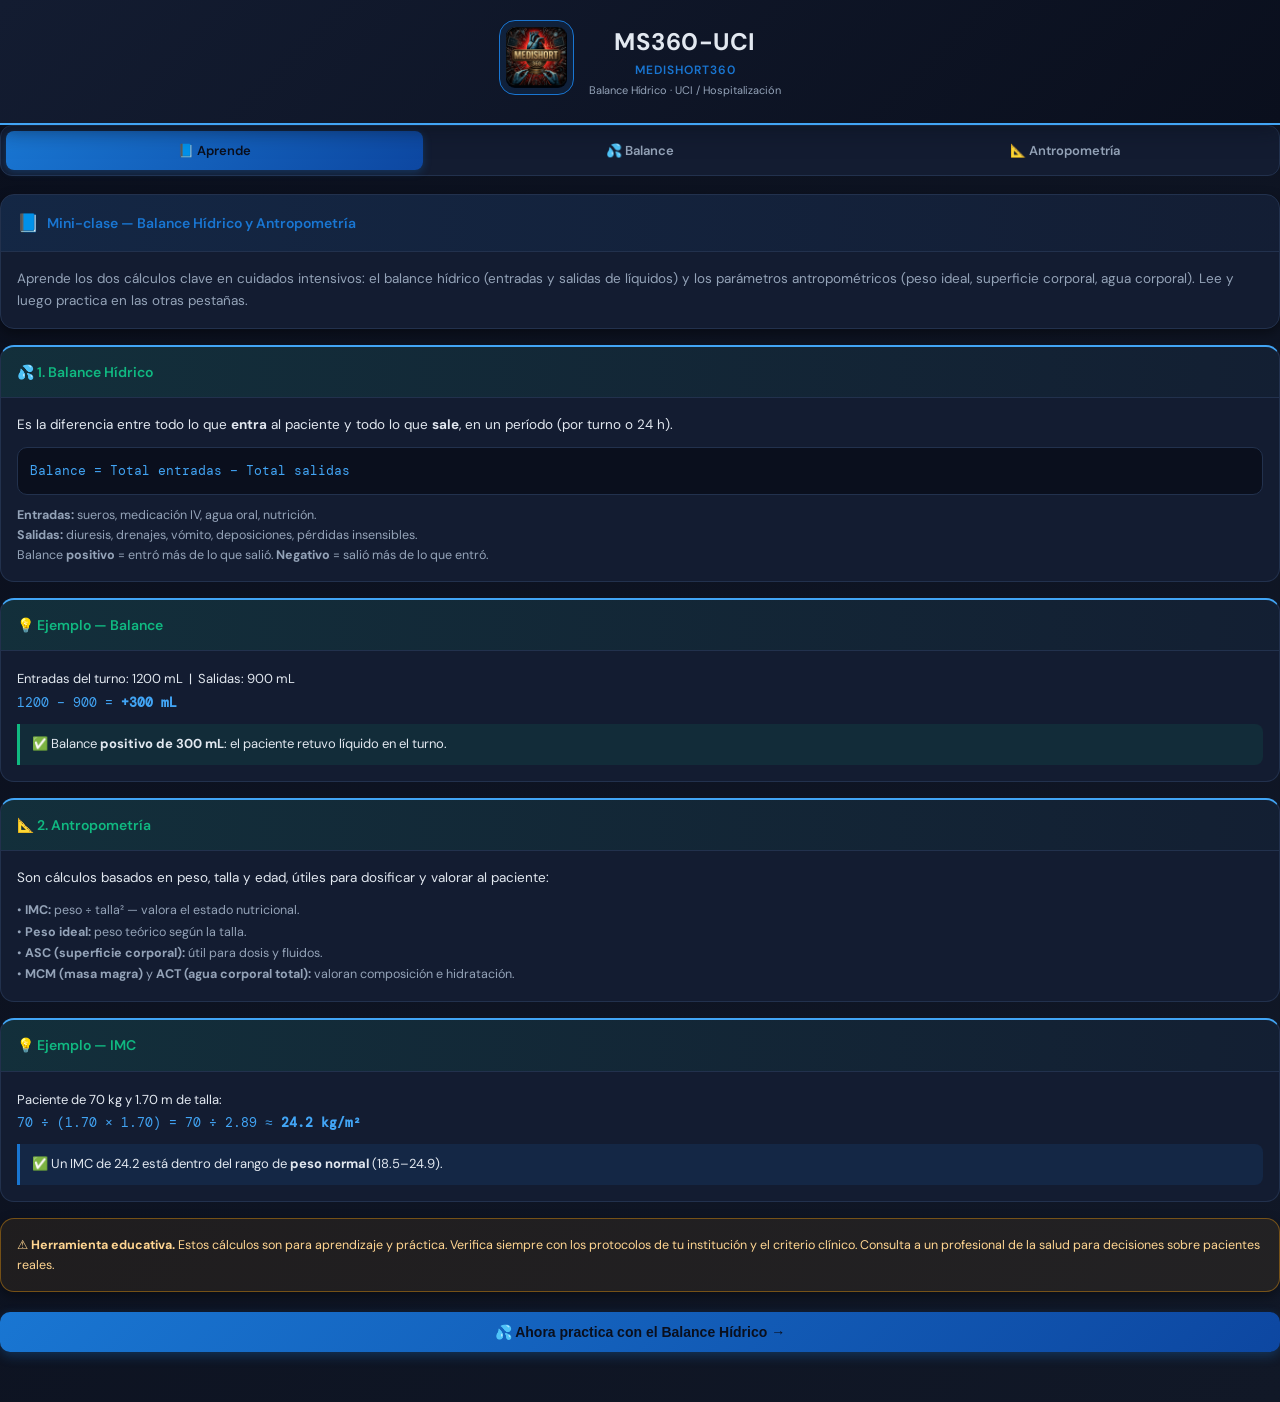
<file: uci/index.html>
<!DOCTYPE html>
<html lang="es">
<head>
<meta charset="UTF-8">
<meta name="viewport" content="width=device-width, initial-scale=1.0, maximum-scale=1.0">
<meta name="theme-color" content="#0F0F1A">
<meta name="apple-mobile-web-app-capable" content="yes">
<meta name="apple-mobile-web-app-status-bar-style" content="black-translucent">
<meta name="apple-mobile-web-app-title" content="MS360-UCI">
<meta name="description" content="Calculadora clínica de balance hídrico para enfermería — Medishort360">
<link rel="manifest" href="manifest.json">
<link rel="icon" type="image/png" sizes="32x32" href="favicon.png">
<link rel="apple-touch-icon" sizes="180x180" href="icon-180.png">
<title>MS360-UCI — Balance Hídrico</title>
<link rel="stylesheet" href="../fonts/fonts.css">
<link rel="stylesheet" href="style.css">
</head>
<body>

<header>
  <div class="header-inner">
    <div class="header-icon">
      <img src="icon-512.png" alt="Medishort360">
    </div>
    <div class="header-text">
      <h1>MS360-UCI</h1>
      <div class="subtitle">Medishort360</div>
      <div class="desc">Balance Hídrico · UCI / Hospitalización</div>
    </div>
  </div>
</header>

<main>

  <!-- NAVEGACIÓN DE PESTAÑAS -->
  <div class="tabs-nav">
    <button class="tab-btn active" id="tab-aprende" onclick="cambiarTab('aprende')">📘 Aprende</button>
    <button class="tab-btn" id="tab-balance" onclick="cambiarTab('balance')">💦 Balance</button>
    <button class="tab-btn" id="tab-antropo" onclick="cambiarTab('antropo')">📐 Antropometría</button>
  </div>

  <!-- ============ PANEL APRENDE ============ -->
  <div class="tab-panel active" id="panel-aprende">

    <div class="card">
      <div class="card-header"><span>📘</span> Mini-clase — Balance Hídrico y Antropometría</div>
      <div class="card-body">
        <p style="color:var(--text-dim);font-size:13.5px;line-height:1.6;margin:0">
          Aprende los dos cálculos clave en cuidados intensivos: el balance hídrico (entradas y salidas de líquidos) y los parámetros antropométricos (peso ideal, superficie corporal, agua corporal). Lee y luego practica en las otras pestañas.
        </p>
      </div>
    </div>

    <div class="res-card">
      <div class="res-header">💦 1. Balance Hídrico</div>
      <div class="res-body">
        <p style="color:var(--text);font-size:13.5px;line-height:1.7;margin:0 0 10px">
          Es la diferencia entre todo lo que <strong>entra</strong> al paciente y todo lo que <strong>sale</strong>, en un período (por turno o 24 h).
        </p>
        <div style="background:var(--bg);border:1px solid var(--border);border-radius:10px;padding:12px;font-family:'DM Mono',monospace;color:var(--primary-light);font-size:13px;line-height:1.7;margin-bottom:10px">
          Balance = Total entradas − Total salidas
        </div>
        <p style="color:var(--text-dim);font-size:12.5px;line-height:1.6;margin:0">
          <strong>Entradas:</strong> sueros, medicación IV, agua oral, nutrición.<br/>
          <strong>Salidas:</strong> diuresis, drenajes, vómito, deposiciones, pérdidas insensibles.<br/>
          Balance <strong>positivo</strong> = entró más de lo que salió. <strong>Negativo</strong> = salió más de lo que entró.
        </p>
      </div>
    </div>

    <div class="res-card">
      <div class="res-header">💡 Ejemplo — Balance</div>
      <div class="res-body">
        <p style="color:var(--text);font-size:13px;line-height:1.8;margin:0">
          Entradas del turno: 1200 mL &nbsp;|&nbsp; Salidas: 900 mL<br/>
          <span style="font-family:'DM Mono',monospace;color:var(--primary-light)">1200 − 900 = <strong>+300 mL</strong></span>
        </p>
        <div style="background:rgba(16,185,129,0.1);border-left:3px solid var(--success);border-radius:0 8px 8px 0;padding:10px 12px;color:var(--text);font-size:13px;margin-top:10px">
          ✅ Balance <strong>positivo de 300 mL</strong>: el paciente retuvo líquido en el turno.
        </div>
      </div>
    </div>

    <div class="res-card">
      <div class="res-header">📐 2. Antropometría</div>
      <div class="res-body">
        <p style="color:var(--text);font-size:13.5px;line-height:1.7;margin:0 0 10px">
          Son cálculos basados en peso, talla y edad, útiles para dosificar y valorar al paciente:
        </p>
        <p style="color:var(--text-dim);font-size:12.5px;line-height:1.7;margin:0">
          • <strong>IMC:</strong> peso ÷ talla² — valora el estado nutricional.<br/>
          • <strong>Peso ideal:</strong> peso teórico según la talla.<br/>
          • <strong>ASC (superficie corporal):</strong> útil para dosis y fluidos.<br/>
          • <strong>MCM (masa magra)</strong> y <strong>ACT (agua corporal total):</strong> valoran composición e hidratación.
        </p>
      </div>
    </div>

    <div class="res-card">
      <div class="res-header">💡 Ejemplo — IMC</div>
      <div class="res-body">
        <p style="color:var(--text);font-size:13px;line-height:1.8;margin:0">
          Paciente de 70 kg y 1.70 m de talla:<br/>
          <span style="font-family:'DM Mono',monospace;color:var(--primary-light)">70 ÷ (1.70 × 1.70) = 70 ÷ 2.89 ≈ <strong>24.2 kg/m²</strong></span>
        </p>
        <div style="background:rgba(25,118,210,0.12);border-left:3px solid var(--primary);border-radius:0 8px 8px 0;padding:10px 12px;color:var(--text);font-size:13px;margin-top:10px">
          ✅ Un IMC de 24.2 está dentro del rango de <strong>peso normal</strong> (18.5–24.9).
        </div>
      </div>
    </div>

    <div class="card" style="background:rgba(245,158,11,0.08);border-color:rgba(245,158,11,0.4)">
      <div class="card-body">
        <p style="color:#ffd591;font-size:12.5px;line-height:1.6;margin:0">
          ⚠️ <strong>Herramienta educativa.</strong> Estos cálculos son para aprendizaje y práctica. Verifica siempre con los protocolos de tu institución y el criterio clínico. Consulta a un profesional de la salud para decisiones sobre pacientes reales.
        </p>
      </div>
    </div>

    <button class="btn-calc" onclick="cambiarTab('balance')" style="margin-top:4px">💦 Ahora practica con el Balance Hídrico →</button>

  </div><!-- /panel-aprende -->

  <!-- ============ PANEL BALANCE HÍDRICO ============ -->
  <div class="tab-panel" id="panel-balance">

  <!-- DATOS PACIENTE -->
  <div class="card">
    <div class="card-header"><span>👤</span> Datos del Paciente</div>
    <div class="card-body">
      <div class="field">
        <label>Sexo</label>
        <div class="radio-group">
          <label class="radio-label">
            <input type="radio" name="sexo" value="mujer" checked onchange="setSexo('mujer')">
            <span class="radio-face">♀ Mujer</span>
          </label>
          <label class="radio-label">
            <input type="radio" name="sexo" value="hombre" onchange="setSexo('hombre')">
            <span class="radio-face">♂ Hombre</span>
          </label>
        </div>
      </div>
      <div class="row2">
        <div class="field">
          <label>Talla (cm)</label>
          <input type="number" id="talla" placeholder="ej. 165" min="100" max="220" inputmode="decimal">
        </div>
        <div class="field">
          <label>Peso real (kg)</label>
          <input type="number" id="peso" placeholder="ej. 70" min="10" max="300" inputmode="decimal">
        </div>
      </div>
    </div>
  </div>

  <!-- HORAS -->
  <div class="card">
    <div class="card-header"><span>⏱</span> Horas de Cálculo</div>
    <div class="card-body">
      <div class="horas-box">
        <div class="row2">
          <div class="horas-field">
            <label>💧 Horas Producción</label>
            <input type="number" id="horas-prod" value="24" min="1" max="24" inputmode="decimal">
            <div class="horas-desc">Agua endógena<br>+ Gasto urinario</div>
          </div>
          <div class="horas-field">
            <label>⏱ Horas Turno</label>
            <input type="number" id="horas-turno" value="12" min="1" max="24" inputmode="decimal">
            <div class="horas-desc">Pérd. insensibles<br>+ Fiebre + Abdomen</div>
          </div>
        </div>
      </div>
    </div>
  </div>

  <!-- SOPORTE RESPIRATORIO -->
  <div class="card">
    <div class="card-header"><span>💨</span> Soporte Respiratorio</div>
    <div class="card-body">
      <div class="info-box">ℹ️ <b>Factor ×11</b> — Soporte respiratorio avanzado.</div>
      <div class="section-label">Pérdidas insensibles ×11</div>
      <div class="check-group" id="resp-group">
        <div class="check-item" onclick="toggleResp(this)">Ventilador mecánico</div>
        <div class="check-item" onclick="toggleResp(this)">Cánula alto flujo</div>
        <div class="check-item" onclick="toggleResp(this)">Mascarilla simple</div>
        <div class="check-item" onclick="toggleResp(this)">Mascarilla reservorio</div>
        <div class="check-item" onclick="toggleResp(this)">Venturi</div>
        <div class="check-item" onclick="toggleResp(this)">VNI</div>
      </div>
      <div class="info-box orange">🌬️ <b>Factor ×15</b> — Cánula nasal o al ambiente.</div>
      <div class="section-label">Pérdidas insensibles ×15</div>
      <div class="check-group" id="nasal-group">
        <div class="check-item" onclick="toggleNasal(this)">Cánula nasal</div>
        <div class="check-item" onclick="toggleNasal(this)">Al ambiente</div>
      </div>
    </div>
  </div>

  <!-- FIEBRE -->
  <div class="card">
    <div class="card-header"><span>🌡️</span> Pérdidas por Fiebre</div>
    <div class="card-body">
      <div class="info-box accent-box">ℹ️ Ingresa solo las horas con fiebre en cada rango. Deja en 0 si no aplica.</div>
      <div class="fiebre-row">
        <div class="fiebre-label"><span class="temp-badge temp-low">37.5 – 38 °C</span></div>
        <div class="field"><label>Horas</label><input type="number" id="f1h" value="0" min="0" max="24" inputmode="decimal"></div>
        <div class="factor-text">Factor × 0.5</div>
      </div>
      <div class="fiebre-row">
        <div class="fiebre-label"><span class="temp-badge temp-mid">38 – 39 °C</span></div>
        <div class="field"><label>Horas</label><input type="number" id="f2h" value="0" min="0" max="24" inputmode="decimal"></div>
        <div class="factor-text">Factor × 1.0</div>
      </div>
      <div class="fiebre-row">
        <div class="fiebre-label"><span class="temp-badge temp-high">&gt; 39 °C</span></div>
        <div class="field"><label>Horas</label><input type="number" id="f3h" value="0" min="0" max="24" inputmode="decimal"></div>
        <div class="factor-text">Factor × 1.5</div>
      </div>
    </div>
  </div>

  <!-- ABDOMEN -->
  <div class="card">
    <div class="card-header"><span>🏥</span> Abdomen Abierto</div>
    <div class="card-body">
      <div class="field">
        <label>¿Abdomen abierto?</label>
        <div class="radio-group">
          <label class="radio-label">
            <input type="radio" name="abdomen" value="no" checked onchange="setAbdomen(false)">
            <span class="radio-face">No</span>
          </label>
          <label class="radio-label">
            <input type="radio" name="abdomen" value="si" onchange="setAbdomen(true)">
            <span class="radio-face">Sí</span>
          </label>
        </div>
      </div>
    </div>
  </div>

  <!-- GASTO URINARIO -->
  <div class="card">
    <div class="card-header"><span>💧</span> Gasto Urinario</div>
    <div class="card-body">
      <div class="field">
        <label>Orina total en el período (ml)</label>
        <input type="number" id="orina" placeholder="ej. 600" min="0" inputmode="decimal">
      </div>
    </div>
  </div>

  <button class="btn-calc" onclick="calcular()">🧮 Calcular Balance Hídrico</button>
  <button class="btn-reset" onclick="resetAll()">↺ Limpiar todo</button>

  <!-- RESULTADOS -->
  <div id="resultados">

    <div class="res-card">
      <div class="res-header">📐 Datos Antropométricos</div>
      <div class="res-body">
        <div class="res-row">
          <span class="res-name">⚖️ Peso Ideal</span>
          <span class="res-val accent" id="r-pesoIdeal">—</span>
        </div>
        <div class="res-row">
          <span class="res-name">📏 IMC</span>
          <span class="res-val" id="r-imc">—</span>
        </div>
        <div class="res-row">
          <span class="res-name">🔵 Clasificación IMC</span>
          <span class="res-val" id="r-imc-cat">—</span>
        </div>
        <div class="res-row">
          <span class="res-name">🧬 Superficie Corporal</span>
          <span class="res-val green" id="r-sc">—</span>
        </div>
      </div>
    </div>

    <div class="res-card">
      <div class="res-header">💦 Balance Hídrico</div>
      <div class="res-body">
        <div class="res-row">
          <span class="res-name" id="label-aguaEndo">💧 Agua Endógena</span>
          <span class="res-val" id="r-aguaEndo">—</span>
        </div>
        <div class="res-row">
          <span class="res-name" id="label-perInsens">🌫️ Pérd. Insensibles</span>
          <span class="res-val" id="r-perInsens">—</span>
        </div>

        <div class="divider" id="div-fiebre" style="display:none"></div>
        <div class="res-row" id="row-f1" style="display:none">
          <span class="res-name">🌡️ Fiebre 37.5–38°C</span>
          <span class="res-val warn" id="r-f1">—</span>
        </div>
        <div class="res-row" id="row-f2" style="display:none">
          <span class="res-name">🌡️ Fiebre 38–39°C</span>
          <span class="res-val warn" id="r-f2">—</span>
        </div>
        <div class="res-row" id="row-f3" style="display:none">
          <span class="res-name">🌡️ Fiebre &gt;39°C</span>
          <span class="res-val danger" id="r-f3">—</span>
        </div>

        <div class="divider" id="div-abd" style="display:none"></div>
        <div class="res-row" id="row-abd" style="display:none">
          <span class="res-name">🏥 Abdomen Abierto</span>
          <span class="res-val danger" id="r-abd">—</span>
        </div>

        <div class="divider"></div>
        <div class="res-row">
          <span class="res-name" id="label-gastoU">🚿 Gasto Urinario (ml/día)</span>
          <span class="res-val" id="r-gastoU">—</span>
        </div>

        <div class="total-row">
          <span class="total-label">TOTAL PÉRDIDAS</span>
          <span class="total-val" id="r-total">— ml</span>
        </div>
      </div>
    </div>

    <button class="btn-share" onclick="compartir()">📤 Compartir resultados</button>
  </div>

  </div><!-- /panel-balance -->

  <!-- ============ PANEL ANTROPOMETRÍA ============ -->
  <div class="tab-panel" id="panel-antropo">

    <!-- DATOS PACIENTE (antropometría) -->
    <div class="card">
      <div class="card-header"><span>👤</span> Datos del Paciente</div>
      <div class="card-body">
        <div class="field">
          <label>Sexo</label>
          <div class="radio-group">
            <label class="radio-label">
              <input type="radio" name="sexo-a" value="mujer" checked onchange="setSexoA('mujer')">
              <span class="radio-face">♀ Mujer</span>
            </label>
            <label class="radio-label">
              <input type="radio" name="sexo-a" value="hombre" onchange="setSexoA('hombre')">
              <span class="radio-face">♂ Hombre</span>
            </label>
          </div>
        </div>
        <div class="row2">
          <div class="field">
            <label>Talla (cm)</label>
            <input type="number" id="talla-a" placeholder="ej. 170" min="100" max="220" inputmode="decimal">
          </div>
          <div class="field">
            <label>Peso real (kg)</label>
            <input type="number" id="peso-a" placeholder="ej. 82" min="10" max="300" inputmode="decimal">
          </div>
        </div>
        <div class="field">
          <label>Edad (años)</label>
          <input type="number" id="edad-a" placeholder="ej. 33" min="1" max="120" inputmode="decimal">
        </div>
      </div>
    </div>

    <button class="btn-calc" onclick="calcularAntropo()">🧮 Calcular Antropometría</button>
    <button class="btn-reset" onclick="resetAntropo()">↺ Limpiar</button>

    <!-- RESULTADOS ANTROPOMETRÍA -->
    <div id="resultados-antropo" style="display:none">

      <div class="res-card">
        <div class="res-header">📐 Parámetros Antropométricos</div>
        <div class="res-body">
          <div class="res-row">
            <span class="res-name">⚖️ PI · Peso Ideal</span>
            <span class="res-val accent" id="ra-pi">—</span>
          </div>
          <div class="res-row">
            <span class="res-name">📊 PPI · % Peso Ideal</span>
            <span class="res-val" id="ra-ppi">—</span>
          </div>
          <div class="res-row">
            <span class="res-name">📏 IMC</span>
            <span class="res-val" id="ra-imc">—</span>
          </div>
          <div class="res-row">
            <span class="res-name">🔵 Clasificación IMC</span>
            <span class="res-val" id="ra-imc-cat">—</span>
          </div>
          <div class="res-row">
            <span class="res-name">🧬 ASC · Sup. Corporal</span>
            <span class="res-val green" id="ra-asc">—</span>
          </div>
          <div class="res-row">
            <span class="res-name">💪 MCM · Masa Magra</span>
            <span class="res-val" id="ra-mcm">—</span>
          </div>
          <div class="res-row">
            <span class="res-name">💧 ACT · Agua Corp. Total</span>
            <span class="res-val" id="ra-act">—</span>
          </div>
        </div>
      </div>

      <div class="res-card">
        <div class="res-header">🎯 Peso Ideal Ajustado a IMC</div>
        <div class="res-body">
          <div class="imc-adjust">
            <div class="imc-adjust-item">
              <div class="imc-adjust-label">para IMC 20 kg/m²</div>
              <div class="imc-adjust-val" id="ra-pimc20">—</div>
            </div>
            <div class="imc-adjust-item">
              <div class="imc-adjust-label">para IMC 25 kg/m²</div>
              <div class="imc-adjust-val" id="ra-pimc25">—</div>
            </div>
          </div>
        </div>
      </div>

      <button class="btn-share" onclick="compartirAntropo()">📤 Compartir resultados</button>
    </div>

  </div><!-- /panel-antropo -->

</main>

<script src="app.js"></script>
</body>
</html>
</file>
<file: aspa/style.css>
/* =============================
   MEDISHORT360 - REGLA DEL ASPA
   ============================= */

@import url('../fonts/fonts.css');

:root {
  --bg:       #0a0e1c;
  --card:     #101830;
  --card2:    #0d1428;
  --blue:     #1976d2;
  --blt:      #42a5f5;
  --cyan:     #00cae0;
  --gold:     #c8a614;
  --gold2:    #e6c52a;
  --red:      #c41230;
  --white:    #f0f4ff;
  --muted:    #7a8aac;
  --border:   #1e2d50;
  --font:     'Sora', 'Segoe UI', sans-serif;
  --mono:     'DM Mono', monospace;
}

* { box-sizing: border-box; margin: 0; padding: 0; }

body {
  background: var(--bg);
  color: var(--white);
  font-family: var(--font);
  min-height: 100vh;
  overscroll-behavior: none;
}

/* ── Particles ── */
#particles {
  position: fixed; inset: 0;
  pointer-events: none; z-index: 0;
  overflow: hidden;
}
.particle {
  position: absolute;
  border-radius: 50%;
  background: var(--blt);
  animation: twinkle var(--dur, 2.5s) var(--del, 0s) infinite alternate;
}
@keyframes twinkle { from { opacity: 0.04 } to { opacity: 0.5 } }

/* ── Layout ── */
#root {
  position: relative; z-index: 1;
  display: flex; flex-direction: column; align-items: center;
  padding: 24px 16px 40px;
  min-height: 100vh;
}

.app { width: 100%; max-width: 480px; }

/* ── Install banner ── */
#install-btn {
  position: fixed; top: 16px; left: 16px; z-index: 200;
  background: linear-gradient(135deg, var(--blue), var(--cyan));
  border: none; border-radius: 24px;
  padding: 10px 18px; cursor: pointer;
  color: #fff; font-weight: 700; font-size: 13px;
  font-family: var(--font);
  box-shadow: 0 0 20px #1976d266;
  animation: pulse-ring 2.5s ease-out infinite;
  display: none;
}
#install-btn.visible { display: block; }

/* ── Header ── */
.header { text-align: center; margin-bottom: 28px; }

.badge-row {
  display: flex; justify-content: center; gap: 6px;
  flex-wrap: wrap; margin-bottom: 14px;
}
.badge {
  font-size: 10px; font-weight: 700; letter-spacing: 0.8px;
  background: #1976d220; border: 1px solid #1976d266;
  color: var(--blt); border-radius: 20px;
  padding: 3px 9px;
}

/* ── Animated Logo ── */
.logo-wrap {
  position: relative; display: inline-block;
  margin-bottom: 16px;
}
.logo-ring-spin {
  position: absolute; inset: -6px; border-radius: 50%;
  background: conic-gradient(var(--blue), var(--cyan), #fff, var(--gold2), var(--blue));
  animation: spin-slow 5s linear infinite;
  opacity: 0.9;
}
.logo-ring-pulse {
  position: absolute; inset: -6px; border-radius: 50%;
  border: 2px solid var(--blt);
  animation: pulse-ring 2.2s ease-out infinite;
}
.logo-img {
  width: 108px; height: 108px; border-radius: 50%;
  object-fit: cover; position: relative; display: block;
  border: 3px solid var(--bg);
  animation: float 4s ease-in-out infinite;
}

@keyframes spin-slow { from { transform: rotate(0deg) } to { transform: rotate(360deg) } }
@keyframes pulse-ring {
  0%  { opacity: 0.7; transform: scale(1)    }
  100%{ opacity: 0;   transform: scale(1.38) }
}
@keyframes float {
  0%,100% { transform: translateY(0)   }
  50%     { transform: translateY(-8px) }
}

.app-title {
  font-size: 22px; font-weight: 700;
  color: var(--white);
  text-shadow: 0 0 22px #1976d266;
  margin-bottom: 4px;
}
.app-sub   { font-size: 12px; color: var(--blt); margin-bottom: 4px; }
.app-brand { font-size: 11px; color: var(--muted); }

/* ── Tabs ── */
.tabs {
  display: flex; gap: 6px;
  background: var(--card); border-radius: 12px;
  padding: 4px; border: 1px solid var(--border);
  margin-bottom: 20px;
}
.tab-btn {
  flex: 1; padding: 9px 4px;
  border: none; border-radius: 9px;
  font-family: var(--font); font-size: 12px;
  cursor: pointer; transition: all 0.2s;
  background: transparent; color: var(--muted);
}
.tab-btn.active {
  color: #fff; font-weight: 700;
}

/* ── Cards ── */
.card {
  background: var(--card2); border-radius: 16px;
  padding: 20px; margin-bottom: 14px;
  border: 1px solid var(--border);
}
.card-label {
  font-size: 10px; text-transform: uppercase;
  letter-spacing: 1px; color: var(--muted);
  margin-bottom: 14px;
}

/* ── Toggle pills ── */
.pill-row { display: flex; gap: 6px; flex-wrap: wrap; margin-bottom: 10px; }
.pill-sub { font-size: 10px; color: var(--muted); margin-bottom: 6px; }
.pill-btn {
  padding: 5px 12px; border-radius: 20px;
  font-size: 11px; cursor: pointer; transition: all 0.15s;
  font-family: var(--font);
}

/* ── Number inputs ── */
.grid-2 { display: grid; grid-template-columns: 1fr 1fr; gap: 12px; }
.input-wrap { display: flex; flex-direction: column; gap: 4px; }
.input-label {
  font-size: 10px; text-transform: uppercase;
  letter-spacing: 1px; color: var(--muted);
}
.input-row {
  display: flex; align-items: center;
  background: var(--card); border-radius: 8px;
  border: 1px solid var(--border); overflow: hidden;
}
.input-row input {
  background: transparent; border: none;
  color: var(--white); font-size: 18px;
  font-family: var(--mono); padding: 10px 12px;
  width: 100%; outline: none;
}
.input-unit { padding-right: 12px; font-size: 13px; color: var(--muted); }

.text-input {
  background: var(--card); border: 1px solid var(--border);
  border-radius: 8px; color: var(--white);
  padding: 8px 10px; font-size: 13px;
  font-family: var(--font); outline: none; width: 100%;
}

/* ── Volume buttons ── */
.vol-row { display: flex; gap: 5px; flex-wrap: wrap; }
.vol-btn {
  flex: 1; min-width: 44px; padding: 9px 4px;
  border: none; border-radius: 8px;
  font-size: 12px; cursor: pointer;
  transition: all 0.15s; font-family: var(--font);
}

/* ── Error box ── */
.error-box {
  background: #2d001a; border: 1px solid var(--red);
  border-radius: 12px; padding: 12px 16px;
  margin-bottom: 14px; color: #fca5a5; font-size: 13px;
}

/* ── Result card ── */
.result-card {
  background: var(--bg); border-radius: 16px;
  border: 1.5px solid; overflow: hidden;
  margin-bottom: 14px;
}
.result-header {
  padding: 16px 20px 12px;
  border-bottom: 1px solid var(--border);
}
.result-body { padding: 20px; }

/* ── Aspa diagram ── */
.aspa-grid {
  display: grid; grid-template-columns: 1fr auto 1fr;
  align-items: center; gap: 8px; margin-bottom: 8px;
}
.aspa-cell { text-align: center; }
.aspa-pct  { font-size: 20px; font-weight: 700; font-family: var(--mono); }
.aspa-name { font-size: 10px; color: var(--muted); margin-top: 2px; }
.aspa-parts{ font-size: 10px; color: var(--muted); }
.aspa-pval { font-size: 15px; font-weight: 600; font-family: var(--mono); color: var(--white); }
.aspa-total { text-align: center; font-size: 11px; color: var(--muted); margin-top: 6px; }

/* ── Volume result blocks ── */
.vol-result-grid { display: grid; grid-template-columns: 1fr 1fr; gap: 12px; }
.vol-block {
  background: var(--card2); border-radius: 12px;
  padding: 14px 16px; border-left: 3px solid;
}
.vol-block-label { font-size: 10px; margin-bottom: 4px; color: var(--muted); }
.vol-block-val { font-size: 24px; font-weight: 700; font-family: var(--mono); }
.vol-block-val span { font-size: 12px; font-weight: 400; }
.vol-bar-bg { margin-top: 8px; background: var(--bg); border-radius: 6px; height: 6px; overflow: hidden; }
.vol-bar    { height: 100%; border-radius: 6px; transition: width 0.4s; }
.vol-pct    { font-size: 10px; margin-top: 4px; color: var(--muted); }

/* ── Ampolla block ── */
.amp-block {
  margin-top: 12px; border-radius: 10px;
  padding: 10px 14px; display: flex; align-items: flex-start; gap: 10px;
}
.amp-icon { font-size: 20px; margin-top: 2px; }
.amp-title { font-size: 14px; font-weight: 700; font-family: var(--mono); }
.amp-sub   { font-size: 11px; margin-top: 2px; color: var(--muted); }

/* ── Verificacion ── */
.verif-row {
  margin-top: 12px; background: var(--card2);
  border-radius: 10px; padding: 10px 14px;
  display: flex; justify-content: space-between; align-items: center;
}
.verif-label { font-size: 12px; color: var(--muted); }
.verif-val   { font-size: 13px; font-family: var(--mono); color: var(--white); }

/* ── Steps card ── */
.steps-card {
  border-radius: 16px; padding: 18px 20px;
  margin-bottom: 16px; border: 2px solid;
}
.steps-title {
  display: flex; align-items: center; gap: 8px;
  font-size: 12px; font-weight: 700; text-transform: uppercase;
  letter-spacing: 1px; margin-bottom: 16px;
}
.steps-list { display: flex; flex-direction: column; gap: 12px; }
.step-row   { display: flex; gap: 12px; align-items: flex-start; }
.step-num {
  min-width: 26px; height: 26px; border-radius: 50%;
  display: flex; align-items: center; justify-content: center;
  font-size: 13px; font-weight: 700; color: #fff;
  flex-shrink: 0; margin-top: 1px;
}
.step-text {
  font-size: 14px; font-weight: 500; line-height: 1.6;
  color: var(--white);
}

/* ── Footer ── */
.footer { text-align: center; margin-top: 8px; }
.footer p { font-size: 10px; color: var(--muted); margin-bottom: 4px; }
.footer strong { color: var(--red); font-size: 11px; }
</file>
<file: dosisflujo/style.css>
/* ========================================
   MEDISHORT360 - DOSIS EN mL  v2
   ======================================== */

@import url('../fonts/fonts.css');

:root {
  --bg:      #040c1f;
  --card:    #0b1a30;
  --card2:   #071220;
  --blue:    #1976d2;
  --blt:     #42a5f5;
  --cyan:    #00cae0;
  --white:   #e8f4fd;
  --muted:   #5a7a9b;
  --border:  #132444;
  --font:    'Sora','Segoe UI',sans-serif;
  --mono:    'DM Mono',monospace;
}

* { box-sizing: border-box; margin: 0; padding: 0; }

body {
  background: var(--bg);
  color: var(--white);
  font-family: var(--font);
  min-height: 100vh;
  overscroll-behavior: none;
}

/* ── Partículas ── */
#particles { position:fixed;inset:0;pointer-events:none;z-index:0;overflow:hidden; }
.particle  {
  position:absolute;border-radius:50%;background:var(--blt);
  animation:twinkle var(--dur,2.5s) var(--del,0s) infinite alternate;
}
@keyframes twinkle { from{opacity:.03} to{opacity:.28} }

/* ── Layout ── */
#root {
  position:relative;z-index:1;
  display:flex;flex-direction:column;align-items:center;
  padding:20px 14px 40px;min-height:100vh;
}
.app { width:100%;max-width:460px; }

/* ── Botón instalar ── */
#install-btn {
  position:fixed;top:14px;left:14px;z-index:200;
  background:linear-gradient(135deg,var(--blue),var(--cyan));
  border:none;border-radius:24px;padding:9px 16px;
  cursor:pointer;color:#fff;font-weight:700;font-size:13px;
  font-family:var(--font);box-shadow:0 0 18px #1976d233;
  animation:pulse-ring 2.5s ease-out infinite;display:none;
}
#install-btn.visible{display:block;}

/* ── Header ── */
.header{text-align:center;margin-bottom:24px;}

.badge-row{display:flex;justify-content:center;gap:6px;flex-wrap:wrap;margin-bottom:14px;}
.badge{
  font-size:10px;font-weight:700;letter-spacing:.8px;
  background:#1976d218;border:1px solid #1976d255;
  color:var(--blt);border-radius:20px;padding:3px 9px;
}

/* ── Logo animado (anillo suave) ── */
.logo-wrap{position:relative;display:inline-block;margin-bottom:14px;}
.logo-ring-spin{
  position:absolute;inset:-5px;border-radius:50%;
  background:conic-gradient(var(--blue),var(--cyan),#fff,var(--blt),var(--blue));
  animation:spin-slow 6s linear infinite;
  opacity:.28;
}
.logo-ring-pulse{
  position:absolute;inset:-5px;border-radius:50%;
  border:1px solid var(--blt);
  animation:pulse-ring 2.8s ease-out infinite;opacity:.55;
}
.logo-img{
  width:104px;height:104px;border-radius:50%;
  object-fit:cover;position:relative;display:block;
  border:2px solid var(--bg);
  animation:float 4s ease-in-out infinite;
}
@keyframes spin-slow{from{transform:rotate(0deg)}to{transform:rotate(360deg)}}
@keyframes pulse-ring{0%{opacity:.55;transform:scale(1)}100%{opacity:0;transform:scale(1.36)}}
@keyframes float{0%,100%{transform:translateY(0)}50%{transform:translateY(-7px)}}

.app-title{font-size:21px;font-weight:700;color:var(--white);text-shadow:0 0 18px #1976d255;margin-bottom:3px;}
.app-sub  {font-size:12px;color:var(--blt);margin-bottom:3px;}
.app-brand{font-size:11px;color:var(--muted);}

/* ── Cards ── */
.card{
  background:var(--card2);border-radius:16px;
  padding:18px 16px;margin-bottom:12px;
  border:1px solid var(--border);
}
.card-label{
  font-size:10px;text-transform:uppercase;
  letter-spacing:1px;color:var(--muted);margin-bottom:12px;
}

/* ── Inputs ── */
.input-block{display:flex;flex-direction:column;gap:5px;margin-bottom:10px;}
.input-label{font-size:10px;text-transform:uppercase;letter-spacing:1px;color:var(--muted);}

/* INPUT ROW — siempre horizontal, sin overflow raro */
.irow{
  display:flex;align-items:center;
  background:var(--card);border-radius:10px;
  border:1px solid var(--border);
  overflow:hidden;width:100%;
}
.irow input{
  background:transparent;border:none;color:var(--white);
  font-size:17px;font-family:var(--mono);
  padding:11px 12px;flex:1;min-width:0;outline:none;
}
.irow input[type=text]{font-size:14px;font-family:var(--font);}
.irow input::placeholder{color:var(--muted);opacity:.7;}
.iunit{
  padding:0 12px 0 4px;font-size:13px;color:var(--blt);
  white-space:nowrap;flex-shrink:0;
}
.iselect{
  background:transparent;border:none;border-left:1px solid var(--border);
  color:var(--blt);font-size:13px;font-family:var(--font);
  padding:0 8px;height:100%;cursor:pointer;outline:none;
  flex-shrink:0;
}
.iselect option{background:#0b1a30;color:var(--white);}

/* Contenido + Volumen: SIEMPRE en columna en móvil */
.conc-vol{display:flex;flex-direction:column;gap:10px;}

/* ── Tipo toggle ── */
.tipo-row{display:flex;gap:8px;margin-bottom:14px;}
.tipo-btn{
  flex:1;padding:11px 6px;border-radius:12px;
  border:1.5px solid var(--border);background:transparent;
  color:var(--muted);font-family:var(--font);font-size:12px;
  cursor:pointer;transition:all .2s;text-align:center;line-height:1.4;
}
.tipo-btn.active{color:#fff;font-weight:700;}
.tipo-icon{font-size:18px;display:block;margin-bottom:3px;}

/* ── Presets ── */
.presets-row{display:flex;gap:6px;flex-wrap:wrap;margin-bottom:12px;}
.preset-btn{
  padding:5px 11px;border-radius:20px;font-size:11px;
  border:1px solid var(--border);background:transparent;
  color:var(--muted);cursor:pointer;font-family:var(--font);transition:all .15s;
}
.preset-btn:hover{border-color:var(--blt);color:var(--blt);background:#1976d215;}

/* ── Divider ── */
.divider{
  display:flex;align-items:center;gap:10px;
  color:var(--muted);font-size:11px;margin:12px 0 0;
}
.divider::before,.divider::after{content:"";flex:1;height:1px;background:var(--border);}

/* ── Helper text ── */
.helper-text{
  font-size:11px;color:var(--muted);margin-top:8px;
  padding:7px 12px;background:var(--card);
  border-radius:8px;border-left:2px solid var(--blue);
  line-height:1.6;
}

/* ── Error / Aviso ── */
.error-box{background:#1a0414;border:1px solid #c41230;border-radius:12px;padding:12px 14px;margin-bottom:12px;color:#fca5a5;font-size:13px;}
.warn-box {background:#1a1400;border:1px solid #f59e0b;border-radius:12px;padding:12px 14px;margin-bottom:12px;color:#fcd34d;font-size:13px;}

/* ── Resultado ── */
.result-card{
  background:var(--bg);border-radius:16px;
  border:1.5px solid;overflow:hidden;margin-bottom:12px;
}
.result-header{padding:16px;border-bottom:1px solid var(--border);}
.result-body  {padding:16px;}

/* Regla de 3 */
.r3-box{
  background:var(--card);border-radius:12px;padding:16px;margin-bottom:14px;
}
.r3-title{font-size:10px;text-transform:uppercase;letter-spacing:1px;color:var(--muted);margin-bottom:12px;}
.r3-row{
  display:flex;align-items:center;gap:0;
  padding:5px 0;font-family:var(--mono);font-size:14px;
}
.r3-row.dim   {color:var(--muted);}
.r3-row.bright{color:var(--cyan);font-weight:700;font-size:15px;}
.r3-label {width:28px;font-size:11px;color:var(--muted);flex-shrink:0;}
.r3-amt   {flex:1;}
.r3-dash  {padding:0 8px;color:var(--border);font-size:16px;}
.r3-vol   {width:60px;text-align:right;}
.r3-sep   {border:none;border-top:1px dashed var(--border);margin:6px 0;}
.r3-formula{
  margin-top:12px;font-size:12px;color:var(--muted);
  text-align:center;line-height:1.8;
  background:var(--bg);border-radius:8px;padding:10px;
}
.r3-formula strong{color:var(--blt);}

/* Número resultado GRANDE */
.res-main{text-align:center;padding:16px 0 8px;}
.res-num{
  font-size:62px;font-weight:700;font-family:var(--mono);
  line-height:1;letter-spacing:-2px;
  display:inline-flex;align-items:baseline;gap:6px;
}
.res-unit{font-size:22px;font-weight:400;font-family:var(--font);}
.res-desc{font-size:12px;color:var(--muted);margin-top:8px;}

/* Barra */
.bar-wrap{margin:12px 0 0;background:var(--card2);border-radius:8px;height:8px;overflow:hidden;border:1px solid var(--border);}
.bar-fill{height:100%;border-radius:8px;transition:width .5s;}
.bar-txt {font-size:10px;color:var(--muted);margin-top:4px;}

/* Aviso multi-vial */
.vial-warn{
  background:#0d1f35;border:1px solid var(--blue);
  border-radius:10px;padding:10px 14px;
  display:flex;align-items:flex-start;gap:10px;margin-top:12px;
}
.vial-warn-icon{font-size:18px;}
.vial-warn-text{font-size:12px;color:var(--blt);line-height:1.5;}
.vial-warn-text strong{color:var(--white);}

/* ── Steps ── */
.steps-card{
  border-radius:16px;padding:16px;margin-bottom:14px;border:2px solid;
}
.steps-title{
  display:flex;align-items:center;gap:8px;
  font-size:11px;font-weight:700;text-transform:uppercase;
  letter-spacing:1px;margin-bottom:14px;
}
.steps-list{display:flex;flex-direction:column;gap:11px;}
.step-row  {display:flex;gap:12px;align-items:flex-start;}
.step-num  {
  min-width:26px;height:26px;border-radius:50%;
  display:flex;align-items:center;justify-content:center;
  font-size:13px;font-weight:700;color:#fff;flex-shrink:0;margin-top:1px;
}
.step-text {font-size:13px;font-weight:500;line-height:1.6;color:var(--white);}

/* ── Footer ── */
.footer{text-align:center;margin-top:8px;}
.footer p{font-size:10px;color:var(--muted);margin-bottom:4px;}
.footer strong{color:var(--blt);font-size:11px;}
</file>
<file: fonts/fonts.css>
/* Fuentes empaquetadas localmente — la app no hace ninguna petición a Google */

@font-face {
  font-family: 'Exo 2';
  font-style: normal;
  font-weight: 300;
  font-display: swap;
  src: url(./files/Exo2-300-5a1f43.woff2) format('woff2');
  unicode-range: U+0100-02BA, U+02BD-02C5, U+02C7-02CC, U+02CE-02D7, U+02DD-02FF, U+0304, U+0308, U+0329, U+1D00-1DBF, U+1E00-1E9F, U+1EF2-1EFF, U+2020, U+20A0-20AB, U+20AD-20C0, U+2113, U+2C60-2C7F, U+A720-A7FF;
}
@font-face {
  font-family: 'Exo 2';
  font-style: normal;
  font-weight: 300;
  font-display: swap;
  src: url(./files/Exo2-300-32270d.woff2) format('woff2');
  unicode-range: U+0000-00FF, U+0131, U+0152-0153, U+02BB-02BC, U+02C6, U+02DA, U+02DC, U+0304, U+0308, U+0329, U+2000-206F, U+20AC, U+2122, U+2191, U+2193, U+2212, U+2215, U+FEFF, U+FFFD;
}
@font-face {
  font-family: 'Exo 2';
  font-style: normal;
  font-weight: 400;
  font-display: swap;
  src: url(./files/Exo2-300-5a1f43.woff2) format('woff2');
  unicode-range: U+0100-02BA, U+02BD-02C5, U+02C7-02CC, U+02CE-02D7, U+02DD-02FF, U+0304, U+0308, U+0329, U+1D00-1DBF, U+1E00-1E9F, U+1EF2-1EFF, U+2020, U+20A0-20AB, U+20AD-20C0, U+2113, U+2C60-2C7F, U+A720-A7FF;
}
@font-face {
  font-family: 'Exo 2';
  font-style: normal;
  font-weight: 400;
  font-display: swap;
  src: url(./files/Exo2-300-32270d.woff2) format('woff2');
  unicode-range: U+0000-00FF, U+0131, U+0152-0153, U+02BB-02BC, U+02C6, U+02DA, U+02DC, U+0304, U+0308, U+0329, U+2000-206F, U+20AC, U+2122, U+2191, U+2193, U+2212, U+2215, U+FEFF, U+FFFD;
}
@font-face {
  font-family: 'Exo 2';
  font-style: normal;
  font-weight: 500;
  font-display: swap;
  src: url(./files/Exo2-300-5a1f43.woff2) format('woff2');
  unicode-range: U+0100-02BA, U+02BD-02C5, U+02C7-02CC, U+02CE-02D7, U+02DD-02FF, U+0304, U+0308, U+0329, U+1D00-1DBF, U+1E00-1E9F, U+1EF2-1EFF, U+2020, U+20A0-20AB, U+20AD-20C0, U+2113, U+2C60-2C7F, U+A720-A7FF;
}
@font-face {
  font-family: 'Exo 2';
  font-style: normal;
  font-weight: 500;
  font-display: swap;
  src: url(./files/Exo2-300-32270d.woff2) format('woff2');
  unicode-range: U+0000-00FF, U+0131, U+0152-0153, U+02BB-02BC, U+02C6, U+02DA, U+02DC, U+0304, U+0308, U+0329, U+2000-206F, U+20AC, U+2122, U+2191, U+2193, U+2212, U+2215, U+FEFF, U+FFFD;
}
@font-face {
  font-family: 'Exo 2';
  font-style: normal;
  font-weight: 600;
  font-display: swap;
  src: url(./files/Exo2-300-5a1f43.woff2) format('woff2');
  unicode-range: U+0100-02BA, U+02BD-02C5, U+02C7-02CC, U+02CE-02D7, U+02DD-02FF, U+0304, U+0308, U+0329, U+1D00-1DBF, U+1E00-1E9F, U+1EF2-1EFF, U+2020, U+20A0-20AB, U+20AD-20C0, U+2113, U+2C60-2C7F, U+A720-A7FF;
}
@font-face {
  font-family: 'Exo 2';
  font-style: normal;
  font-weight: 600;
  font-display: swap;
  src: url(./files/Exo2-300-32270d.woff2) format('woff2');
  unicode-range: U+0000-00FF, U+0131, U+0152-0153, U+02BB-02BC, U+02C6, U+02DA, U+02DC, U+0304, U+0308, U+0329, U+2000-206F, U+20AC, U+2122, U+2191, U+2193, U+2212, U+2215, U+FEFF, U+FFFD;
}
@font-face {
  font-family: 'Exo 2';
  font-style: normal;
  font-weight: 700;
  font-display: swap;
  src: url(./files/Exo2-300-5a1f43.woff2) format('woff2');
  unicode-range: U+0100-02BA, U+02BD-02C5, U+02C7-02CC, U+02CE-02D7, U+02DD-02FF, U+0304, U+0308, U+0329, U+1D00-1DBF, U+1E00-1E9F, U+1EF2-1EFF, U+2020, U+20A0-20AB, U+20AD-20C0, U+2113, U+2C60-2C7F, U+A720-A7FF;
}
@font-face {
  font-family: 'Exo 2';
  font-style: normal;
  font-weight: 700;
  font-display: swap;
  src: url(./files/Exo2-300-32270d.woff2) format('woff2');
  unicode-range: U+0000-00FF, U+0131, U+0152-0153, U+02BB-02BC, U+02C6, U+02DA, U+02DC, U+0304, U+0308, U+0329, U+2000-206F, U+20AC, U+2122, U+2191, U+2193, U+2212, U+2215, U+FEFF, U+FFFD;
}
@font-face {
  font-family: 'Rajdhani';
  font-style: normal;
  font-weight: 400;
  font-display: swap;
  src: url(./files/Rajdhani-400-3c3696.woff2) format('woff2');
  unicode-range: U+0100-02BA, U+02BD-02C5, U+02C7-02CC, U+02CE-02D7, U+02DD-02FF, U+0304, U+0308, U+0329, U+1D00-1DBF, U+1E00-1E9F, U+1EF2-1EFF, U+2020, U+20A0-20AB, U+20AD-20C0, U+2113, U+2C60-2C7F, U+A720-A7FF;
}
@font-face {
  font-family: 'Rajdhani';
  font-style: normal;
  font-weight: 400;
  font-display: swap;
  src: url(./files/Rajdhani-400-94fb08.woff2) format('woff2');
  unicode-range: U+0000-00FF, U+0131, U+0152-0153, U+02BB-02BC, U+02C6, U+02DA, U+02DC, U+0304, U+0308, U+0329, U+2000-206F, U+20AC, U+2122, U+2191, U+2193, U+2212, U+2215, U+FEFF, U+FFFD;
}
@font-face {
  font-family: 'Rajdhani';
  font-style: normal;
  font-weight: 500;
  font-display: swap;
  src: url(./files/Rajdhani-500-cdf39a.woff2) format('woff2');
  unicode-range: U+0100-02BA, U+02BD-02C5, U+02C7-02CC, U+02CE-02D7, U+02DD-02FF, U+0304, U+0308, U+0329, U+1D00-1DBF, U+1E00-1E9F, U+1EF2-1EFF, U+2020, U+20A0-20AB, U+20AD-20C0, U+2113, U+2C60-2C7F, U+A720-A7FF;
}
@font-face {
  font-family: 'Rajdhani';
  font-style: normal;
  font-weight: 500;
  font-display: swap;
  src: url(./files/Rajdhani-500-5028c1.woff2) format('woff2');
  unicode-range: U+0000-00FF, U+0131, U+0152-0153, U+02BB-02BC, U+02C6, U+02DA, U+02DC, U+0304, U+0308, U+0329, U+2000-206F, U+20AC, U+2122, U+2191, U+2193, U+2212, U+2215, U+FEFF, U+FFFD;
}
@font-face {
  font-family: 'Rajdhani';
  font-style: normal;
  font-weight: 600;
  font-display: swap;
  src: url(./files/Rajdhani-600-cbc007.woff2) format('woff2');
  unicode-range: U+0100-02BA, U+02BD-02C5, U+02C7-02CC, U+02CE-02D7, U+02DD-02FF, U+0304, U+0308, U+0329, U+1D00-1DBF, U+1E00-1E9F, U+1EF2-1EFF, U+2020, U+20A0-20AB, U+20AD-20C0, U+2113, U+2C60-2C7F, U+A720-A7FF;
}
@font-face {
  font-family: 'Rajdhani';
  font-style: normal;
  font-weight: 600;
  font-display: swap;
  src: url(./files/Rajdhani-600-3eff92.woff2) format('woff2');
  unicode-range: U+0000-00FF, U+0131, U+0152-0153, U+02BB-02BC, U+02C6, U+02DA, U+02DC, U+0304, U+0308, U+0329, U+2000-206F, U+20AC, U+2122, U+2191, U+2193, U+2212, U+2215, U+FEFF, U+FFFD;
}
@font-face {
  font-family: 'Rajdhani';
  font-style: normal;
  font-weight: 700;
  font-display: swap;
  src: url(./files/Rajdhani-700-4e0f20.woff2) format('woff2');
  unicode-range: U+0100-02BA, U+02BD-02C5, U+02C7-02CC, U+02CE-02D7, U+02DD-02FF, U+0304, U+0308, U+0329, U+1D00-1DBF, U+1E00-1E9F, U+1EF2-1EFF, U+2020, U+20A0-20AB, U+20AD-20C0, U+2113, U+2C60-2C7F, U+A720-A7FF;
}
@font-face {
  font-family: 'Rajdhani';
  font-style: normal;
  font-weight: 700;
  font-display: swap;
  src: url(./files/Rajdhani-700-b0ec98.woff2) format('woff2');
  unicode-range: U+0000-00FF, U+0131, U+0152-0153, U+02BB-02BC, U+02C6, U+02DA, U+02DC, U+0304, U+0308, U+0329, U+2000-206F, U+20AC, U+2122, U+2191, U+2193, U+2212, U+2215, U+FEFF, U+FFFD;
}
@font-face {
  font-family: 'Share Tech Mono';
  font-style: normal;
  font-weight: 400;
  font-display: swap;
  src: url(./files/ShareTechMono-400-de0fcc.woff2) format('woff2');
  unicode-range: U+0000-00FF, U+0131, U+0152-0153, U+02BB-02BC, U+02C6, U+02DA, U+02DC, U+0304, U+0308, U+0329, U+2000-206F, U+20AC, U+2122, U+2191, U+2193, U+2212, U+2215, U+FEFF, U+FFFD;
}
@font-face {
  font-family: 'DM Mono';
  font-style: normal;
  font-weight: 400;
  font-display: swap;
  src: url(./files/DMMono-400-1cb063.woff2) format('woff2');
  unicode-range: U+0100-02BA, U+02BD-02C5, U+02C7-02CC, U+02CE-02D7, U+02DD-02FF, U+0304, U+0308, U+0329, U+1D00-1DBF, U+1E00-1E9F, U+1EF2-1EFF, U+2020, U+20A0-20AB, U+20AD-20C0, U+2113, U+2C60-2C7F, U+A720-A7FF;
}
@font-face {
  font-family: 'DM Mono';
  font-style: normal;
  font-weight: 400;
  font-display: swap;
  src: url(./files/DMMono-400-7e5f82.woff2) format('woff2');
  unicode-range: U+0000-00FF, U+0131, U+0152-0153, U+02BB-02BC, U+02C6, U+02DA, U+02DC, U+0304, U+0308, U+0329, U+2000-206F, U+20AC, U+2122, U+2191, U+2193, U+2212, U+2215, U+FEFF, U+FFFD;
}
@font-face {
  font-family: 'DM Mono';
  font-style: normal;
  font-weight: 500;
  font-display: swap;
  src: url(./files/DMMono-500-5eb3b9.woff2) format('woff2');
  unicode-range: U+0100-02BA, U+02BD-02C5, U+02C7-02CC, U+02CE-02D7, U+02DD-02FF, U+0304, U+0308, U+0329, U+1D00-1DBF, U+1E00-1E9F, U+1EF2-1EFF, U+2020, U+20A0-20AB, U+20AD-20C0, U+2113, U+2C60-2C7F, U+A720-A7FF;
}
@font-face {
  font-family: 'DM Mono';
  font-style: normal;
  font-weight: 500;
  font-display: swap;
  src: url(./files/DMMono-500-6d9330.woff2) format('woff2');
  unicode-range: U+0000-00FF, U+0131, U+0152-0153, U+02BB-02BC, U+02C6, U+02DA, U+02DC, U+0304, U+0308, U+0329, U+2000-206F, U+20AC, U+2122, U+2191, U+2193, U+2212, U+2215, U+FEFF, U+FFFD;
}
@font-face {
  font-family: 'Sora';
  font-style: normal;
  font-weight: 300;
  font-display: swap;
  src: url(./files/Sora-300-b9a092.woff2) format('woff2');
  unicode-range: U+0100-02BA, U+02BD-02C5, U+02C7-02CC, U+02CE-02D7, U+02DD-02FF, U+0304, U+0308, U+0329, U+1D00-1DBF, U+1E00-1E9F, U+1EF2-1EFF, U+2020, U+20A0-20AB, U+20AD-20C0, U+2113, U+2C60-2C7F, U+A720-A7FF;
}
@font-face {
  font-family: 'Sora';
  font-style: normal;
  font-weight: 300;
  font-display: swap;
  src: url(./files/Sora-300-d59187.woff2) format('woff2');
  unicode-range: U+0000-00FF, U+0131, U+0152-0153, U+02BB-02BC, U+02C6, U+02DA, U+02DC, U+0304, U+0308, U+0329, U+2000-206F, U+20AC, U+2122, U+2191, U+2193, U+2212, U+2215, U+FEFF, U+FFFD;
}
@font-face {
  font-family: 'Sora';
  font-style: normal;
  font-weight: 400;
  font-display: swap;
  src: url(./files/Sora-300-b9a092.woff2) format('woff2');
  unicode-range: U+0100-02BA, U+02BD-02C5, U+02C7-02CC, U+02CE-02D7, U+02DD-02FF, U+0304, U+0308, U+0329, U+1D00-1DBF, U+1E00-1E9F, U+1EF2-1EFF, U+2020, U+20A0-20AB, U+20AD-20C0, U+2113, U+2C60-2C7F, U+A720-A7FF;
}
@font-face {
  font-family: 'Sora';
  font-style: normal;
  font-weight: 400;
  font-display: swap;
  src: url(./files/Sora-300-d59187.woff2) format('woff2');
  unicode-range: U+0000-00FF, U+0131, U+0152-0153, U+02BB-02BC, U+02C6, U+02DA, U+02DC, U+0304, U+0308, U+0329, U+2000-206F, U+20AC, U+2122, U+2191, U+2193, U+2212, U+2215, U+FEFF, U+FFFD;
}
@font-face {
  font-family: 'Sora';
  font-style: normal;
  font-weight: 600;
  font-display: swap;
  src: url(./files/Sora-300-b9a092.woff2) format('woff2');
  unicode-range: U+0100-02BA, U+02BD-02C5, U+02C7-02CC, U+02CE-02D7, U+02DD-02FF, U+0304, U+0308, U+0329, U+1D00-1DBF, U+1E00-1E9F, U+1EF2-1EFF, U+2020, U+20A0-20AB, U+20AD-20C0, U+2113, U+2C60-2C7F, U+A720-A7FF;
}
@font-face {
  font-family: 'Sora';
  font-style: normal;
  font-weight: 600;
  font-display: swap;
  src: url(./files/Sora-300-d59187.woff2) format('woff2');
  unicode-range: U+0000-00FF, U+0131, U+0152-0153, U+02BB-02BC, U+02C6, U+02DA, U+02DC, U+0304, U+0308, U+0329, U+2000-206F, U+20AC, U+2122, U+2191, U+2193, U+2212, U+2215, U+FEFF, U+FFFD;
}
@font-face {
  font-family: 'Sora';
  font-style: normal;
  font-weight: 700;
  font-display: swap;
  src: url(./files/Sora-300-b9a092.woff2) format('woff2');
  unicode-range: U+0100-02BA, U+02BD-02C5, U+02C7-02CC, U+02CE-02D7, U+02DD-02FF, U+0304, U+0308, U+0329, U+1D00-1DBF, U+1E00-1E9F, U+1EF2-1EFF, U+2020, U+20A0-20AB, U+20AD-20C0, U+2113, U+2C60-2C7F, U+A720-A7FF;
}
@font-face {
  font-family: 'Sora';
  font-style: normal;
  font-weight: 700;
  font-display: swap;
  src: url(./files/Sora-300-d59187.woff2) format('woff2');
  unicode-range: U+0000-00FF, U+0131, U+0152-0153, U+02BB-02BC, U+02C6, U+02DA, U+02DC, U+0304, U+0308, U+0329, U+2000-206F, U+20AC, U+2122, U+2191, U+2193, U+2212, U+2215, U+FEFF, U+FFFD;
}
@font-face {
  font-family: 'DM Sans';
  font-style: normal;
  font-weight: 300;
  font-display: swap;
  src: url(./files/DMSans-300-e5bab1.woff2) format('woff2');
  unicode-range: U+0100-02BA, U+02BD-02C5, U+02C7-02CC, U+02CE-02D7, U+02DD-02FF, U+0304, U+0308, U+0329, U+1D00-1DBF, U+1E00-1E9F, U+1EF2-1EFF, U+2020, U+20A0-20AB, U+20AD-20C0, U+2113, U+2C60-2C7F, U+A720-A7FF;
}
@font-face {
  font-family: 'DM Sans';
  font-style: normal;
  font-weight: 300;
  font-display: swap;
  src: url(./files/DMSans-300-40fe3c.woff2) format('woff2');
  unicode-range: U+0000-00FF, U+0131, U+0152-0153, U+02BB-02BC, U+02C6, U+02DA, U+02DC, U+0304, U+0308, U+0329, U+2000-206F, U+20AC, U+2122, U+2191, U+2193, U+2212, U+2215, U+FEFF, U+FFFD;
}
@font-face {
  font-family: 'DM Sans';
  font-style: normal;
  font-weight: 400;
  font-display: swap;
  src: url(./files/DMSans-300-e5bab1.woff2) format('woff2');
  unicode-range: U+0100-02BA, U+02BD-02C5, U+02C7-02CC, U+02CE-02D7, U+02DD-02FF, U+0304, U+0308, U+0329, U+1D00-1DBF, U+1E00-1E9F, U+1EF2-1EFF, U+2020, U+20A0-20AB, U+20AD-20C0, U+2113, U+2C60-2C7F, U+A720-A7FF;
}
@font-face {
  font-family: 'DM Sans';
  font-style: normal;
  font-weight: 400;
  font-display: swap;
  src: url(./files/DMSans-300-40fe3c.woff2) format('woff2');
  unicode-range: U+0000-00FF, U+0131, U+0152-0153, U+02BB-02BC, U+02C6, U+02DA, U+02DC, U+0304, U+0308, U+0329, U+2000-206F, U+20AC, U+2122, U+2191, U+2193, U+2212, U+2215, U+FEFF, U+FFFD;
}
@font-face {
  font-family: 'DM Sans';
  font-style: normal;
  font-weight: 500;
  font-display: swap;
  src: url(./files/DMSans-300-e5bab1.woff2) format('woff2');
  unicode-range: U+0100-02BA, U+02BD-02C5, U+02C7-02CC, U+02CE-02D7, U+02DD-02FF, U+0304, U+0308, U+0329, U+1D00-1DBF, U+1E00-1E9F, U+1EF2-1EFF, U+2020, U+20A0-20AB, U+20AD-20C0, U+2113, U+2C60-2C7F, U+A720-A7FF;
}
@font-face {
  font-family: 'DM Sans';
  font-style: normal;
  font-weight: 500;
  font-display: swap;
  src: url(./files/DMSans-300-40fe3c.woff2) format('woff2');
  unicode-range: U+0000-00FF, U+0131, U+0152-0153, U+02BB-02BC, U+02C6, U+02DA, U+02DC, U+0304, U+0308, U+0329, U+2000-206F, U+20AC, U+2122, U+2191, U+2193, U+2212, U+2215, U+FEFF, U+FFFD;
}
@font-face {
  font-family: 'DM Sans';
  font-style: normal;
  font-weight: 600;
  font-display: swap;
  src: url(./files/DMSans-300-e5bab1.woff2) format('woff2');
  unicode-range: U+0100-02BA, U+02BD-02C5, U+02C7-02CC, U+02CE-02D7, U+02DD-02FF, U+0304, U+0308, U+0329, U+1D00-1DBF, U+1E00-1E9F, U+1EF2-1EFF, U+2020, U+20A0-20AB, U+20AD-20C0, U+2113, U+2C60-2C7F, U+A720-A7FF;
}
@font-face {
  font-family: 'DM Sans';
  font-style: normal;
  font-weight: 600;
  font-display: swap;
  src: url(./files/DMSans-300-40fe3c.woff2) format('woff2');
  unicode-range: U+0000-00FF, U+0131, U+0152-0153, U+02BB-02BC, U+02C6, U+02DA, U+02DC, U+0304, U+0308, U+0329, U+2000-206F, U+20AC, U+2122, U+2191, U+2193, U+2212, U+2215, U+FEFF, U+FFFD;
}
@font-face {
  font-family: 'DM Sans';
  font-style: normal;
  font-weight: 700;
  font-display: swap;
  src: url(./files/DMSans-300-e5bab1.woff2) format('woff2');
  unicode-range: U+0100-02BA, U+02BD-02C5, U+02C7-02CC, U+02CE-02D7, U+02DD-02FF, U+0304, U+0308, U+0329, U+1D00-1DBF, U+1E00-1E9F, U+1EF2-1EFF, U+2020, U+20A0-20AB, U+20AD-20C0, U+2113, U+2C60-2C7F, U+A720-A7FF;
}
@font-face {
  font-family: 'DM Sans';
  font-style: normal;
  font-weight: 700;
  font-display: swap;
  src: url(./files/DMSans-300-40fe3c.woff2) format('woff2');
  unicode-range: U+0000-00FF, U+0131, U+0152-0153, U+02BB-02BC, U+02C6, U+02DA, U+02DC, U+0304, U+0308, U+0329, U+2000-206F, U+20AC, U+2122, U+2191, U+2193, U+2212, U+2215, U+FEFF, U+FFFD;
}
</file>
<file: porcentaje/style.css>
/* ===== VARIABLES ===== */
:root {
  --bg-deep:     #060b18;
  --bg-dark:     #0a0f1e;
  --bg-card:     #0f1729;
  --bg-card2:    #141d33;
  --bg-input:    #0c1322;
  --border:      rgba(25, 118, 210, 0.16);
  --border-gold: rgba(180, 140, 60, 0.35);
  --cyan:        #1976d2;
  --cyan-dim:    #42a5f5;
  --gold:        #c9a84c;
  --gold-light:  #42a5f5;
  --red-pulse:   #e05050;
  --text-main:   #e8eef5;
  --text-muted:  #6a7f9a;
  --text-label:  #4a6080;
  --font-head:   'Rajdhani', sans-serif;
  --font-body:   'Exo 2', sans-serif;
  --font-mono:   'Share Tech Mono', monospace;
  --radius:      14px;
  --radius-sm:   8px;
}

/* ===== RESET & BASE ===== */
*, *::before, *::after { box-sizing: border-box; margin: 0; padding: 0; }

html { scroll-behavior: smooth; }

body {
  font-family: var(--font-body);
  background: var(--bg-deep);
  color: var(--text-main);
  min-height: 100vh;
  padding-bottom: 80px;
  position: relative;
  overflow-x: hidden;
}

/* Background grid pattern */
body::before {
  content: '';
  position: fixed;
  inset: 0;
  background-image:
    linear-gradient(rgba(25,118,210,0.03) 1px, transparent 1px),
    linear-gradient(90deg, rgba(25,118,210,0.03) 1px, transparent 1px);
  background-size: 40px 40px;
  pointer-events: none;
  z-index: 0;
}

/* ===== HEADER ===== */
.app-header {
  background: linear-gradient(180deg, #080d1c 0%, #0a1020 60%, transparent 100%);
  text-align: center;
  padding: 20px 16px 28px;
  position: relative;
  z-index: 10;
}

/* Nav pills */
.header-nav {
  display: flex;
  justify-content: center;
  gap: 8px;
  margin-bottom: 24px;
  flex-wrap: wrap;
}

.nav-pill {
  background: transparent;
  border: 1.5px solid rgba(25,118,210,0.25);
  color: var(--text-muted);
  font-family: var(--font-head);
  font-size: 13px;
  font-weight: 600;
  letter-spacing: 0.5px;
  padding: 7px 16px;
  border-radius: 50px;
  cursor: pointer;
  transition: all 0.25s ease;
}

.nav-pill:hover {
  border-color: var(--cyan);
  color: var(--cyan);
}

.nav-pill.active {
  background: rgba(25,118,210,0.12);
  border-color: var(--cyan);
  color: var(--cyan);
}

/* Logo with floating animation */
.logo-wrap {
  display: flex;
  justify-content: center;
  margin-bottom: 18px;
}

.logo-float {
  width: 120px;
  height: 120px;
  border-radius: 50%;
  box-shadow:
    0 0 0 3px rgba(201,168,76,0.4),
    0 0 30px rgba(25,118,210,0.2),
    0 0 60px rgba(25,118,210,0.08);
  animation: floatLogo 3.5s ease-in-out infinite;
}

@keyframes floatLogo {
  0%, 100% { transform: translateY(0px); }
  50%       { transform: translateY(-10px); }
}

/* Titles */
.app-title {
  font-family: var(--font-head);
  font-size: 2rem;
  font-weight: 700;
  letter-spacing: 1px;
  color: #fff;
  text-shadow: 0 0 20px rgba(25,118,210,0.4);
  margin-bottom: 6px;
}

.app-subtitle {
  font-size: 14px;
  color: var(--cyan);
  margin-bottom: 4px;
  font-weight: 400;
}

.app-canal {
  font-size: 12px;
  color: var(--text-muted);
  margin-bottom: 12px;
}

/* Install banner */
.install-banner {
  display: flex;
  align-items: center;
  justify-content: space-between;
  background: rgba(25,118,210,0.08);
  border: 1px solid rgba(25,118,210,0.25);
  border-radius: var(--radius-sm);
  padding: 10px 14px;
  margin-top: 12px;
  font-size: 13px;
  gap: 10px;
}

.install-btn {
  background: var(--cyan);
  color: #060b18;
  border: none;
  font-family: var(--font-head);
  font-weight: 700;
  font-size: 13px;
  padding: 6px 16px;
  border-radius: 20px;
  cursor: pointer;
  white-space: nowrap;
  transition: background 0.2s;
}

.install-btn:hover { background: var(--cyan-dim); }

.hidden { display: none !important; }

/* ===== SECTIONS ===== */
.section {
  position: relative;
  z-index: 1;
  padding: 0 12px;
  max-width: 600px;
  margin: 0 auto;
}

/* ===== CARDS ===== */
.card {
  background: var(--bg-card);
  border: 1px solid var(--border);
  border-radius: var(--radius);
  padding: 18px;
  margin-bottom: 14px;
  position: relative;
  overflow: hidden;
}

.card::before {
  content: '';
  position: absolute;
  top: 0; left: 0; right: 0;
  height: 2px;
  background: linear-gradient(90deg, transparent, rgba(25,118,210,0.4), transparent);
}

.card-label {
  font-family: var(--font-head);
  font-size: 11px;
  font-weight: 600;
  letter-spacing: 1.5px;
  color: var(--text-label);
  margin-bottom: 14px;
}

.card-desc {
  font-size: 13px;
  color: var(--text-muted);
  margin-bottom: 0;
}

/* ===== QUICK CARDS GRID ===== */
.quick-grid {
  display: grid;
  grid-template-columns: repeat(2, 1fr);
  gap: 8px;
}

.quick-card {
  background: var(--bg-card2);
  border: 1px solid rgba(25,118,210,0.1);
  border-radius: var(--radius-sm);
  padding: 12px 10px;
  display: flex;
  flex-direction: column;
  align-items: flex-start;
  gap: 4px;
  cursor: pointer;
  transition: all 0.2s ease;
  text-align: left;
}

.quick-card:hover, .quick-card:active {
  border-color: var(--cyan);
  background: rgba(25,118,210,0.08);
  transform: translateY(-1px);
}

.qc-name {
  font-family: var(--font-body);
  font-size: 12px;
  font-weight: 500;
  color: var(--text-main);
  line-height: 1.3;
}

.qc-conc {
  font-family: var(--font-head);
  font-size: 18px;
  font-weight: 700;
  color: var(--cyan);
}

.qc-vol {
  font-family: var(--font-mono);
  font-size: 11px;
  color: var(--text-muted);
}

.quick-card.epinefrina { border-color: rgba(201,168,76,0.2); }
.quick-card.epinefrina .qc-conc { color: var(--gold); }

/* ===== FORM FIELDS ===== */
.field-group { margin-bottom: 14px; }
.field-group.half { flex: 1; }

.field-label {
  display: block;
  font-family: var(--font-head);
  font-size: 10px;
  font-weight: 600;
  letter-spacing: 1.2px;
  color: var(--text-label);
  margin-bottom: 6px;
}

.field-input {
  width: 100%;
  background: var(--bg-input);
  border: 1.5px solid rgba(25,118,210,0.15);
  border-radius: var(--radius-sm);
  color: var(--text-main);
  font-family: var(--font-body);
  font-size: 16px;
  padding: 12px 14px;
  outline: none;
  transition: border-color 0.2s;
  -webkit-appearance: none;
}

.field-input:focus { border-color: var(--cyan); }
.field-input::placeholder { color: var(--text-label); font-size: 14px; }

/* Remove spinners */
.field-input[type=number]::-webkit-inner-spin-button,
.field-input[type=number]::-webkit-outer-spin-button { -webkit-appearance: none; margin: 0; }
.field-input[type=number] { -moz-appearance: textfield; }

.field-row { display: flex; gap: 10px; }

.input-with-unit { position: relative; }
.input-with-unit .field-input { padding-right: 48px; }

.unit-badge {
  position: absolute;
  right: 12px;
  top: 50%;
  transform: translateY(-50%);
  font-family: var(--font-head);
  font-size: 13px;
  font-weight: 600;
  color: var(--cyan);
  pointer-events: none;
}

/* ===== CALCULAR BUTTON ===== */
.btn-calcular {
  width: 100%;
  background: linear-gradient(135deg, #0a2a3a 0%, #0d3347 100%);
  border: 1.5px solid var(--cyan);
  border-radius: var(--radius-sm);
  color: var(--cyan);
  font-family: var(--font-head);
  font-size: 18px;
  font-weight: 700;
  letter-spacing: 2px;
  padding: 15px;
  cursor: pointer;
  transition: all 0.25s ease;
  box-shadow: 0 0 20px rgba(25,118,210,0.1);
  margin-top: 4px;
}

.btn-calcular:hover {
  background: linear-gradient(135deg, #0d3347 0%, #104060 100%);
  box-shadow: 0 0 30px rgba(25,118,210,0.25);
  transform: translateY(-1px);
}

.btn-calcular:active { transform: translateY(0); }

/* ===== RESULTADO ===== */
.resultado-card {
  border-color: rgba(25,118,210,0.25);
  animation: fadeSlideIn 0.4s ease;
}

@keyframes fadeSlideIn {
  from { opacity: 0; transform: translateY(12px); }
  to   { opacity: 1; transform: translateY(0); }
}

.res-header {
  display: flex;
  align-items: center;
  flex-wrap: wrap;
  gap: 8px;
  margin-bottom: 16px;
}

.res-med-name {
  font-family: var(--font-head);
  font-size: 18px;
  font-weight: 700;
  color: #fff;
  flex: 1;
  min-width: 120px;
}

.res-badge {
  background: rgba(255,255,255,0.08);
  border: 1px solid rgba(255,255,255,0.15);
  border-radius: 20px;
  padding: 3px 12px;
  font-family: var(--font-head);
  font-size: 14px;
  font-weight: 600;
  color: var(--cyan-dim);
}

.res-badge.cyan { color: var(--cyan); border-color: rgba(25,118,210,0.3); background: rgba(25,118,210,0.07); }

/* PASO A PASO */
.paso-card {
  background: var(--bg-input);
  border: 1px solid rgba(25,118,210,0.1);
  border-radius: var(--radius-sm);
  padding: 14px;
  margin-bottom: 16px;
}

.paso-title {
  font-family: var(--font-head);
  font-size: 11px;
  letter-spacing: 1.5px;
  color: var(--text-label);
  margin-bottom: 12px;
}

.paso-body {
  font-family: var(--font-mono);
  font-size: 13px;
  color: var(--text-muted);
  line-height: 2;
}

.paso-body .paso-line { display: block; }
.paso-body .paso-highlight { color: var(--cyan); font-weight: 600; }
.paso-body .paso-result { color: var(--gold-light); font-size: 15px; }

/* RESULTADO FINAL */
.res-final {
  text-align: center;
  padding: 16px 0;
  border-top: 1px solid var(--border);
  border-bottom: 1px solid var(--border);
  margin-bottom: 16px;
}

.res-label {
  font-family: var(--font-head);
  font-size: 10px;
  letter-spacing: 2px;
  color: var(--text-label);
  margin-bottom: 8px;
}

.res-big {
  font-family: var(--font-head);
  font-size: 2.2rem;
  font-weight: 700;
  color: var(--cyan);
  text-shadow: 0 0 20px rgba(25,118,210,0.4);
  margin-bottom: 16px;
  line-height: 1.2;
}

.res-grid {
  display: grid;
  grid-template-columns: repeat(3, 1fr);
  gap: 8px;
}

.res-item {
  background: var(--bg-input);
  border: 1px solid var(--border);
  border-radius: var(--radius-sm);
  padding: 10px 6px;
  display: flex;
  flex-direction: column;
  gap: 4px;
  align-items: center;
}

.ri-label {
  font-family: var(--font-head);
  font-size: 10px;
  letter-spacing: 0.5px;
  color: var(--text-label);
}

.ri-val {
  font-family: var(--font-mono);
  font-size: 14px;
  color: var(--gold-light);
  font-weight: 600;
}

/* BARRA */
.barra-wrap { padding: 4px 0; }

.barra-track {
  height: 6px;
  background: rgba(255,255,255,0.07);
  border-radius: 3px;
  overflow: hidden;
  margin-bottom: 6px;
}

.barra-fill {
  height: 100%;
  background: linear-gradient(90deg, var(--cyan-dim), var(--cyan));
  border-radius: 3px;
  transition: width 0.8s cubic-bezier(0.4,0,0.2,1);
  width: 0%;
}

.barra-labels {
  display: flex;
  justify-content: space-between;
  font-family: var(--font-mono);
  font-size: 10px;
  color: var(--text-label);
}

/* ===== AVISO ===== */
.aviso-card {
  display: flex;
  gap: 12px;
  align-items: flex-start;
  background: rgba(224,80,80,0.06);
  border: 1px solid rgba(224,80,80,0.2);
  border-radius: var(--radius);
  padding: 14px 16px;
  margin-bottom: 10px;
}

.aviso-icon { font-size: 20px; flex-shrink: 0; }

.aviso-text {
  font-size: 12px;
  color: var(--text-muted);
  line-height: 1.6;
}

.aviso-text strong { color: #e07070; }

.nota-final {
  text-align: center;
  font-size: 12px;
  color: var(--text-label);
  padding: 10px;
  margin-bottom: 10px;
  font-style: italic;
}

/* ===== EJEMPLOS ===== */
.ejemplos-lista {
  display: flex;
  flex-direction: column;
  gap: 12px;
  margin-bottom: 14px;
  padding: 0 12px;
}

.ejemplo-item {
  background: var(--bg-card);
  border: 1px solid var(--border);
  border-radius: var(--radius);
  overflow: hidden;
  cursor: pointer;
  transition: border-color 0.2s;
}

.ejemplo-item:hover { border-color: var(--cyan); }

.ejemplo-header {
  display: flex;
  justify-content: space-between;
  align-items: center;
  padding: 14px 16px;
  background: var(--bg-card2);
}

.ej-name {
  font-family: var(--font-head);
  font-size: 16px;
  font-weight: 600;
  color: #fff;
}

.ej-badges { display: flex; gap: 6px; }

.ej-badge {
  font-family: var(--font-head);
  font-size: 13px;
  font-weight: 600;
  padding: 3px 10px;
  border-radius: 20px;
  background: rgba(25,118,210,0.1);
  border: 1px solid rgba(25,118,210,0.25);
  color: var(--cyan);
}

.ej-badge.gold {
  background: rgba(201,168,76,0.1);
  border-color: rgba(201,168,76,0.3);
  color: var(--gold-light);
}

.ejemplo-body {
  padding: 14px 16px;
  display: none;
}

.ejemplo-item.open .ejemplo-body { display: block; }

.ej-paso {
  font-family: var(--font-mono);
  font-size: 12px;
  color: var(--text-muted);
  line-height: 2;
  margin-bottom: 12px;
}

.ej-resultados {
  display: grid;
  grid-template-columns: repeat(3, 1fr);
  gap: 8px;
}

.ej-res-item {
  background: var(--bg-input);
  border: 1px solid var(--border);
  border-radius: var(--radius-sm);
  padding: 10px 6px;
  text-align: center;
}

.ej-res-label {
  font-size: 10px;
  color: var(--text-label);
  font-family: var(--font-head);
  letter-spacing: 0.5px;
  display: block;
  margin-bottom: 4px;
}

.ej-res-val {
  font-family: var(--font-mono);
  font-size: 13px;
  color: var(--gold-light);
  font-weight: 600;
}

/* ===== MANUAL ===== */
.manual-step {
  display: flex;
  gap: 14px;
  align-items: flex-start;
  margin-bottom: 16px;
  padding-bottom: 16px;
  border-bottom: 1px solid var(--border);
}

.manual-step:last-of-type { border-bottom: none; }

.ms-num {
  width: 32px;
  height: 32px;
  border-radius: 50%;
  background: var(--cyan);
  color: #060b18;
  font-family: var(--font-head);
  font-size: 16px;
  font-weight: 700;
  display: flex;
  align-items: center;
  justify-content: center;
  flex-shrink: 0;
}

.ms-body { font-size: 14px; line-height: 1.6; color: var(--text-muted); padding-top: 4px; }
.ms-body strong { color: var(--text-main); }

.formula-box {
  background: var(--bg-input);
  border: 1px solid rgba(25,118,210,0.15);
  border-radius: var(--radius-sm);
  padding: 14px;
  margin-top: 14px;
}

.formula-title {
  font-family: var(--font-head);
  font-size: 11px;
  letter-spacing: 1.5px;
  color: var(--text-label);
  margin-bottom: 10px;
}

.formula-line {
  font-size: 13px;
  color: var(--text-muted);
  margin-bottom: 6px;
  line-height: 1.8;
}

.mono { font-family: var(--font-mono); color: var(--cyan); }

.ejemplo-box { margin-top: 10px; border-color: rgba(201,168,76,0.2); }
.cyan { color: var(--cyan) !important; }
.res-line { color: var(--gold-light) !important; font-weight: 600; }

.about-text {
  font-size: 14px;
  color: var(--text-muted);
  line-height: 1.8;
  margin-bottom: 12px;
}

.about-canal {
  font-size: 13px;
  color: var(--cyan);
}

/* ===== FOOTER ===== */
.app-footer {
  position: fixed;
  bottom: 0; left: 0; right: 0;
  background: rgba(6,11,24,0.95);
  border-top: 1px solid var(--border);
  text-align: center;
  padding: 10px;
  font-size: 11px;
  color: var(--text-label);
  z-index: 100;
  backdrop-filter: blur(10px);
  font-family: var(--font-head);
  letter-spacing: 0.5px;
}

/* ===== RESPONSIVE ===== */
@media (min-width: 480px) {
  .quick-grid { grid-template-columns: repeat(3, 1fr); }
  .app-title { font-size: 2.4rem; }
  .logo-float { width: 140px; height: 140px; }
}

@media (max-width: 360px) {
  .quick-grid { grid-template-columns: repeat(2, 1fr); }
  .res-grid { grid-template-columns: repeat(2, 1fr); }
  .ej-resultados { grid-template-columns: repeat(2, 1fr); }
}
</file>
<file: uci/style.css>
/* ==========================================
   STYLE.CSS - MEDISHORT360 Balance Hídrico
   ========================================== */

:root {
  --primary: #1976d2;        /* Azul médico (paleta unificada MEDISHORT360) */
  --primary-dark: #0d47a1;   /* Azul médico oscuro */
  --primary-light: #42a5f5;  /* Azul médico claro */
  --cyan: #00cae0;           /* Cian de soporte (igual a otras apps) */
  --danger: #ef4444;         /* Rojo carmesí neón (brillo del corazón) */
  --warning: #f59e0b;        /* Ámbar de advertencia */
  --success: #10b981;        /* Verde clínico de éxito */
  --bg: #0a0f1d;             /* Azul noche profundo del fondo del logo */
  --bg-card: #131c31;        /* Azul grisáceo para módulos */
  --text: #e2e8f0;           /* Blanco grisáceo limpio */
  --text-dim: #94a3b8;       /* Texto secundario atenuado */
  --border: #22314d;         /* Bordes sutiles oscuros */
  --accent: #42a5f5;         /* Antes dorado: ahora azul médico claro (identidad unificada) */
  --accent-orange: #f97316;  /* Naranja de acento */
}

* {
  margin: 0;
  padding: 0;
  box-sizing: border-box;
}

body {
  font-family: 'DM Sans', system-ui, -apple-system, sans-serif;
  background: linear-gradient(135deg, var(--bg) 0%, #111827 100%);
  color: var(--text);
  line-height: 1.6;
  min-height: 100vh;
  padding-bottom: 40px;
}

/* ==========================================
   TABS (Balance / Antropometría)
   ========================================== */

.tabs-nav {
  display: flex;
  gap: 8px;
  margin-bottom: 18px;
  background: var(--bg-card);
  padding: 5px;
  border-radius: 12px;
  border: 1px solid var(--border);
}

.tab-btn {
  flex: 1;
  padding: 11px 8px;
  border: none;
  border-radius: 8px;
  background: transparent;
  color: var(--text-dim);
  font-family: 'DM Sans', sans-serif;
  font-size: 13px;
  font-weight: 600;
  cursor: pointer;
  transition: all 0.2s ease;
}

.tab-btn.active {
  background: linear-gradient(135deg, var(--primary) 0%, var(--primary-dark) 100%);
  color: #0a0f1d;
  box-shadow: 0 2px 8px rgba(25, 118, 210, 0.3);
}

.tab-panel { display: none; }
.tab-panel.active { display: block; }

/* Bloque de peso ajustado a IMC */
.imc-adjust {
  display: grid;
  grid-template-columns: 1fr 1fr;
  gap: 10px;
  margin-top: 4px;
}

.imc-adjust-item {
  background: var(--bg);
  border: 1px solid var(--border);
  border-radius: 10px;
  padding: 12px;
  text-align: center;
}

.imc-adjust-label {
  font-size: 11px;
  color: var(--text-dim);
  margin-bottom: 6px;
}

.imc-adjust-val {
  font-family: 'DM Mono', monospace;
  font-size: 20px;
  font-weight: 700;
  color: var(--primary-light);
}

/* ==========================================
   HEADER
   ========================================== */

header {
  background: linear-gradient(135deg, #131c31 0%, #0a0f1d 100%);
  padding: 20px;
  text-align: center;
  border-bottom: 2px solid var(--accent); /* Línea dorada distintiva */
  box-shadow: 0 4px 20px rgba(10, 15, 29, 0.6);
  position: sticky;
  top: 0;
  z-index: 100;
}

.header-inner {
  display: flex;
  align-items: center;
  justify-content: center;
  gap: 15px;
  max-width: 600px;
  margin: 0 auto;
}

.header-icon img {
  width: 75px;         /* Tamaño aumentado para que resalte más */
  height: 75px;        /* Tamaño aumentado para que resalte más */
  border-radius: 16px; /* Ajustamos el borde para el nuevo tamaño */
  background: rgba(25, 118, 210, 0.1);
  border: 1px solid var(--primary);
  padding: 6px;
}

.header-text h1 {
  font-size: 24px;
  font-weight: 700;
  color: var(--text);
  letter-spacing: 0.5px;
}

.subtitle {
  font-size: 12px;
  color: var(--primary);
  font-weight: 600;
  text-transform: uppercase;
  letter-spacing: 1px;
}

.desc {
  font-size: 11px;
  color: var(--text-dim);
  margin-top: 2px;
}

/* ==========================================
   BANNER DE INSTALACIÓN
   ========================================== */

#install-banner {
  background: linear-gradient(135deg, var(--bg-card) 0%, #1e293b 100%);
  padding: 14px 16px;
  border-radius: 12px;
  margin-bottom: 20px;
  display: none;
  border: 1px solid var(--accent);
  box-shadow: 0 4px 12px rgba(66, 165, 245, 0.15);
}

.banner-text {
  color: var(--text);
  font-size: 14px;
  font-weight: 500;
  margin-bottom: 10px;
}

.btn-install {
  background: var(--primary);
  color: #0a0f1d;
  border: none;
  padding: 8px 14px;
  border-radius: 8px;
  font-weight: 600;
  font-size: 13px;
  cursor: pointer;
  width: 100%;
  transition: all 0.2s ease;
}

.btn-install:active {
  transform: scale(0.98);
  background: var(--primary-dark);
}

/* ==========================================
   CARDS
   ========================================== */

.card {
  background: var(--bg-card);
  border: 1px solid var(--border);
  border-radius: 14px;
  margin-bottom: 16px;
  overflow: hidden;
  box-shadow: 0 4px 12px rgba(0, 0, 0, 0.4);
}

.card-header {
  background: linear-gradient(90deg, rgba(25, 118, 210, 0.12) 0%, rgba(25, 118, 210, 0.02) 100%);
  padding: 14px 16px;
  font-weight: 600;
  font-size: 14px;
  color: var(--primary);
  border-bottom: 1px solid var(--border);
  display: flex;
  align-items: center;
  gap: 8px;
}

.card-header span {
  font-size: 18px;
}

.card-body {
  padding: 16px;
}

/* ==========================================
   CAMPOS Y INPUTS
   ========================================== */

.field {
  margin-bottom: 14px;
}

.field label {
  display: block;
  font-size: 12px;
  font-weight: 600;
  color: var(--accent);
  margin-bottom: 6px;
  text-transform: uppercase;
  letter-spacing: 0.5px;
}

.field input[type="number"],
.field input[type="text"] {
  width: 100%;
  padding: 10px 12px;
  background: var(--bg);
  border: 1px solid var(--border);
  border-radius: 8px;
  color: var(--text);
  font-size: 14px;
  font-family: 'DM Mono', monospace;
  transition: all 0.2s ease;
}

.field input[type="number"]:focus,
.field input[type="text"]:focus {
  border-color: var(--primary);
  outline: none;
  box-shadow: 0 0 0 3px rgba(25, 118, 210, 0.2);
}

.row2 {
  display: grid;
  grid-template-columns: 1fr 1fr;
  gap: 12px;
}

/* ==========================================
   RADIOS
   ========================================== */

.radio-group {
  display: flex;
  gap: 10px;
}

.radio-label {
  display: flex;
  align-items: center;
  gap: 8px;
  cursor: pointer;
  flex: 1;
}

.radio-label input[type="radio"] {
  accent-color: var(--primary);
  cursor: pointer;
}

.radio-face {
  font-size: 13px;
  font-weight: 500;
  display: flex;
  align-items: center;
  gap: 6px;
}

/* ==========================================
   HORAS
   ========================================== */

.horas-box {
  background: var(--bg);
  padding: 12px;
  border-radius: 8px;
  border: 1px solid var(--border);
}

.horas-field {
  background: var(--bg-card);
  padding: 10px 12px;
  border-radius: 6px;
  border: 1px solid var(--border);
}

.horas-field label {
  font-size: 12px;
  font-weight: 600;
  display: block;
  margin-bottom: 6px;
  color: var(--text-dim);
}

.horas-field input {
  width: 100%;
  padding: 8px;
  background: var(--bg);
  border: 1px solid var(--border);
  border-radius: 6px;
  color: var(--primary);
  font-weight: 700;
  font-size: 16px;
  text-align: center;
  margin-bottom: 6px;
}

.horas-desc {
  font-size: 11px;
  color: var(--text-dim);
  line-height: 1.4;
}

/* ==========================================
   INFO BOX
   ========================================== */

.info-box {
  background: rgba(25, 118, 210, 0.08);
  border-left: 3px solid var(--primary);
  padding: 10px 12px;
  border-radius: 6px;
  font-size: 12px;
  color: var(--text-dim);
  margin-bottom: 14px;
}

.info-box.orange {
  background: rgba(249, 115, 22, 0.08);
  border-left-color: var(--accent-orange);
}

.info-box.accent-box {
  background: rgba(66, 165, 245, 0.08);
  border-left-color: var(--accent);
}

.info-box b {
  color: var(--text);
}

/* ==========================================
   SECCIONES
   ========================================== */

.section-label {
  font-size: 12px;
  font-weight: 600;
  color: var(--accent);
  margin-bottom: 8px;
  text-transform: uppercase;
  letter-spacing: 0.5px;
}

/* ==========================================
   CHECK ITEMS
   ========================================== */

.check-group {
  display: flex;
  flex-direction: column;
  gap: 8px;
  margin-bottom: 14px;
}

.check-item {
  background: var(--bg);
  border: 1px solid var(--border);
  padding: 10px 12px;
  border-radius: 8px;
  cursor: pointer;
  font-size: 13px;
  font-weight: 500;
  transition: all 0.2s ease;
  user-select: none;
}

.check-item:active {
  transform: scale(0.98);
}

.check-item.selected {
  background: linear-gradient(135deg, var(--primary-dark) 0%, #0c4a6e 100%);
  border-color: var(--primary);
  box-shadow: 0 0 0 3px rgba(25, 118, 210, 0.2);
}

/* ==========================================
   FIEBRE
   ========================================== */

.fiebre-row {
  display: grid;
  grid-template-columns: 100px 1fr 120px;
  gap: 12px;
  align-items: end;
  margin-bottom: 12px;
}

.fiebre-label {
  display: flex;
  align-items: center;
}

.temp-badge {
  padding: 4px 8px;
  border-radius: 4px;
  font-size: 11px;
  font-weight: 600;
  text-align: center;
  color: #0a0f1d;
}

.temp-low {
  background: #1976d2;
  color: #0a0f1d;
}

.temp-mid {
  background: #f59e0b;
}

.temp-high {
  background: #ef4444;
  color: white;
}

.factor-text {
  font-size: 11px;
  color: var(--text-dim);
  text-align: right;
  font-weight: 500;
}

/* ==========================================
   BOTONES
   ========================================== */

.btn-calc,
.btn-reset {
  width: 100%;
  padding: 12px;
  border: none;
  border-radius: 10px;
  font-weight: 600;
  font-size: 14px;
  cursor: pointer;
  transition: all 0.2s ease;
  margin-bottom: 10px;
}

.btn-calc {
  background: linear-gradient(135deg, var(--primary) 0%, var(--primary-dark) 100%);
  color: #0a0f1d;
  box-shadow: 0 4px 12px rgba(25, 118, 210, 0.3);
}

.btn-calc:active {
  transform: scale(0.98);
  box-shadow: 0 2px 6px rgba(25, 118, 210, 0.2);
}

.btn-reset {
  background: var(--border);
  color: var(--text-dim);
}

.btn-reset:active {
  transform: scale(0.98);
  background: rgba(34, 49, 77, 0.8);
}

.btn-share {
  width: 100%;
  padding: 12px;
  background: linear-gradient(135deg, var(--accent) 0%, #1565c0 100%);
  color: #0a0f1d;
  border: none;
  border-radius: 10px;
  font-weight: 600;
  font-size: 14px;
  cursor: pointer;
  transition: all 0.2s ease;
}

.btn-share:active {
  transform: scale(0.98);
}

/* ==========================================
   RESULTADOS
   ========================================== */

#resultados {
  margin-top: 30px;
  display: block;
}

.res-card {
  background: var(--bg-card);
  border: 1px solid var(--border);
  border-radius: 14px;
  margin-bottom: 16px;
  overflow: hidden;
  border-top: 2px solid var(--accent); /* Detalle premium dorado */
}

.res-header {
  background: linear-gradient(90deg, rgba(16, 185, 129, 0.12) 0%, rgba(16, 185, 129, 0.02) 100%);
  padding: 14px 16px;
  font-weight: 600;
  font-size: 14px;
  color: var(--success);
  border-bottom: 1px solid var(--border);
}

.res-body {
  padding: 16px;
}

.res-row {
  display: flex;
  justify-content: space-between;
  align-items: center;
  padding: 8px 0;
  font-size: 13px;
}

.res-name {
  color: var(--text-dim);
  font-weight: 500;
}

.res-val {
  font-weight: 700;
  font-family: 'DM Mono', monospace;
  font-size: 14px;
}

.res-val.accent {
  color: var(--accent);
}

.res-val.green {
  color: var(--success);
}

.res-val.warn {
  color: var(--warning);
}

.res-val.danger {
  color: var(--danger);
}

.divider {
  height: 1px;
  background: var(--border);
  margin: 12px 0;
}

.total-row {
  display: flex;
  justify-content: space-between;
  align-items: center;
  padding: 14px 0;
  margin-top: 8px;
  border-top: 2px solid var(--danger); /* Rojo clínico para destacar pérdidas totales */
  font-weight: 700;
  font-size: 14px;
}

.total-label {
  color: var(--danger);
}

.total-val {
  font-family: 'DM Mono', monospace;
  font-size: 16px;
  color: var(--danger);
}

/* ==========================================
   RESPONSIVE
   ========================================== */

@media (max-width: 480px) {
  header {
    padding: 16px;
  }

  .header-inner {
    gap: 12px;
  }

  .header-icon img {
    width: 60px;
    height: 60px;
  }

  .header-text h1 {
    font-size: 20px;
  }

  .fiebre-row {
    grid-template-columns: 90px 1fr 100px;
    gap: 8px;
  }

  .card {
    border-radius: 12px;
  }
}

/* ==========================================
   DARK MODE (por defecto en todo)
   ========================================== */

@media (prefers-color-scheme: dark) {
  body {
    color-scheme: dark;
  }
}
</file>
